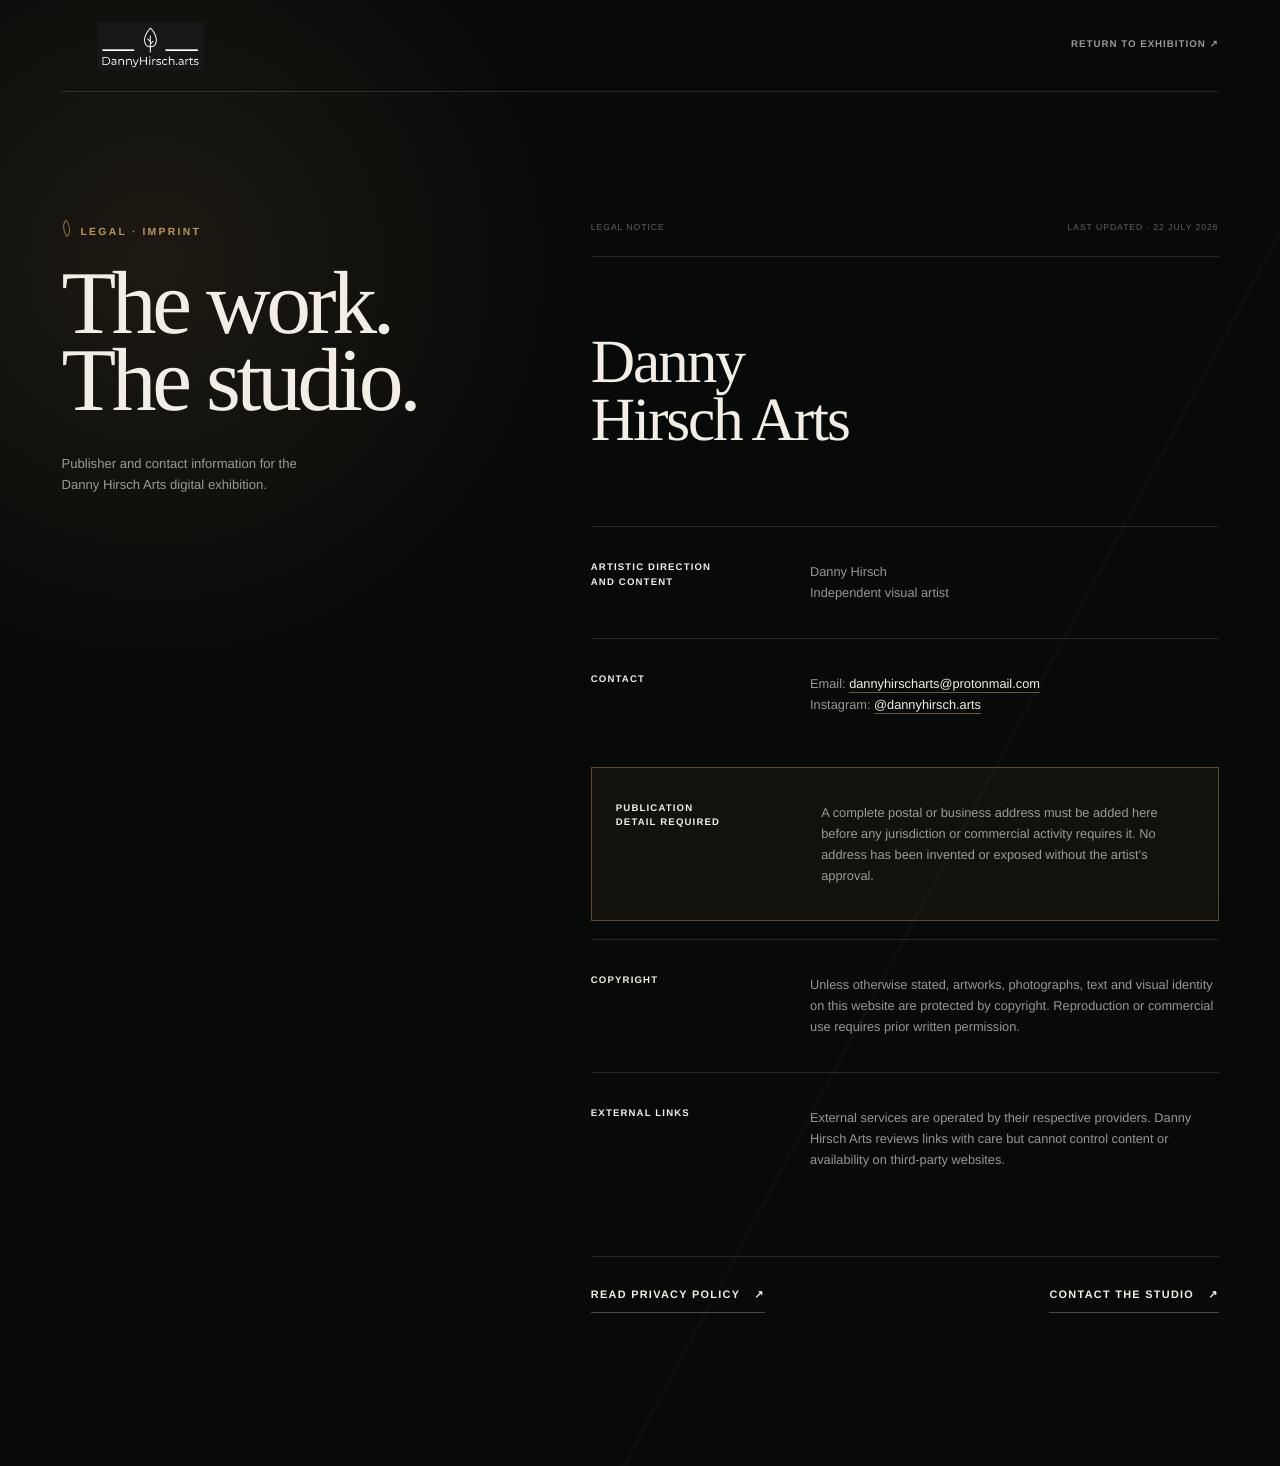
<file: imprint.html>
<!doctype html>
<html lang="en">
  <head>
    <meta charset="utf-8">
    <meta name="viewport" content="width=device-width, initial-scale=1">
    <title>Imprint | Danny Hirsch Arts</title>
    <meta name="description" content="Publisher and contact information for Danny Hirsch Arts.">
    <meta name="robots" content="noindex,follow">
    <link rel="canonical" href="https://www.dannyhirscharts.com/imprint.html">
    <meta name="theme-color" content="#090909">
    <link rel="icon" href="favicon.svg" type="image/svg+xml">
    <link rel="preload" as="font" href="assets/fonts/instrument-serif-400.woff2" type="font/woff2" crossorigin>
    <link rel="preload" as="font" href="assets/fonts/manrope-variable.woff2" type="font/woff2" crossorigin>
    <link rel="stylesheet" href="DannyHirschArtsHomepage.css?v=20260724-gallery-32">
  </head>
  <body data-theme="dark" class="legal-page">
    <header class="legal-header">
      <a class="legal-brand" href="index.html" aria-label="Danny Hirsch Arts home">
        <img src="assets/optimized/brand/logo.webp" alt="Danny Hirsch Arts" width="400" height="178">
      </a>
      <a class="legal-return" href="index.html">Return to exhibition <span aria-hidden="true">↗</span></a>
    </header>
    <main class="legal-shell">
      <header class="legal-hero">
        <p class="eyebrow">Legal · Imprint</p>
        <h1>The work.<br>The studio.</h1>
        <p>Publisher and contact information for the Danny Hirsch Arts digital exhibition.</p>
      </header>

      <article class="legal-document" aria-labelledby="imprint-title">
        <div class="legal-document__meta"><span>Legal notice</span><span>Last updated · 22 July 2026</span></div>
        <h2 id="imprint-title">Danny Hirsch Arts</h2>

        <section>
          <h3>Artistic direction and content</h3>
          <p>Danny Hirsch<br>Independent visual artist</p>
        </section>

        <section>
          <h3>Contact</h3>
          <p>Email: <a href="mailto:dannyhirscharts@protonmail.com">dannyhirscharts@protonmail.com</a><br>Instagram: <a href="https://www.instagram.com/dannyhirsch.arts/" target="_blank" rel="noopener noreferrer">@dannyhirsch.arts</a></p>
        </section>

        <section class="legal-notice">
          <h3>Publication detail required</h3>
          <p>A complete postal or business address must be added here before any jurisdiction or commercial activity requires it. No address has been invented or exposed without the artist’s approval.</p>
        </section>

        <section>
          <h3>Copyright</h3>
          <p>Unless otherwise stated, artworks, photographs, text and visual identity on this website are protected by copyright. Reproduction or commercial use requires prior written permission.</p>
        </section>

        <section>
          <h3>External links</h3>
          <p>External services are operated by their respective providers. Danny Hirsch Arts reviews links with care but cannot control content or availability on third-party websites.</p>
        </section>

        <nav class="legal-document__nav" aria-label="Legal pages">
          <a class="text-link" href="privacy.html">Read privacy policy <span aria-hidden="true">↗</span></a>
          <a class="text-link" href="index.html#inquiry">Contact the studio <span aria-hidden="true">↗</span></a>
        </nav>
      </article>
    </main>
  </body>
</html>
</file>
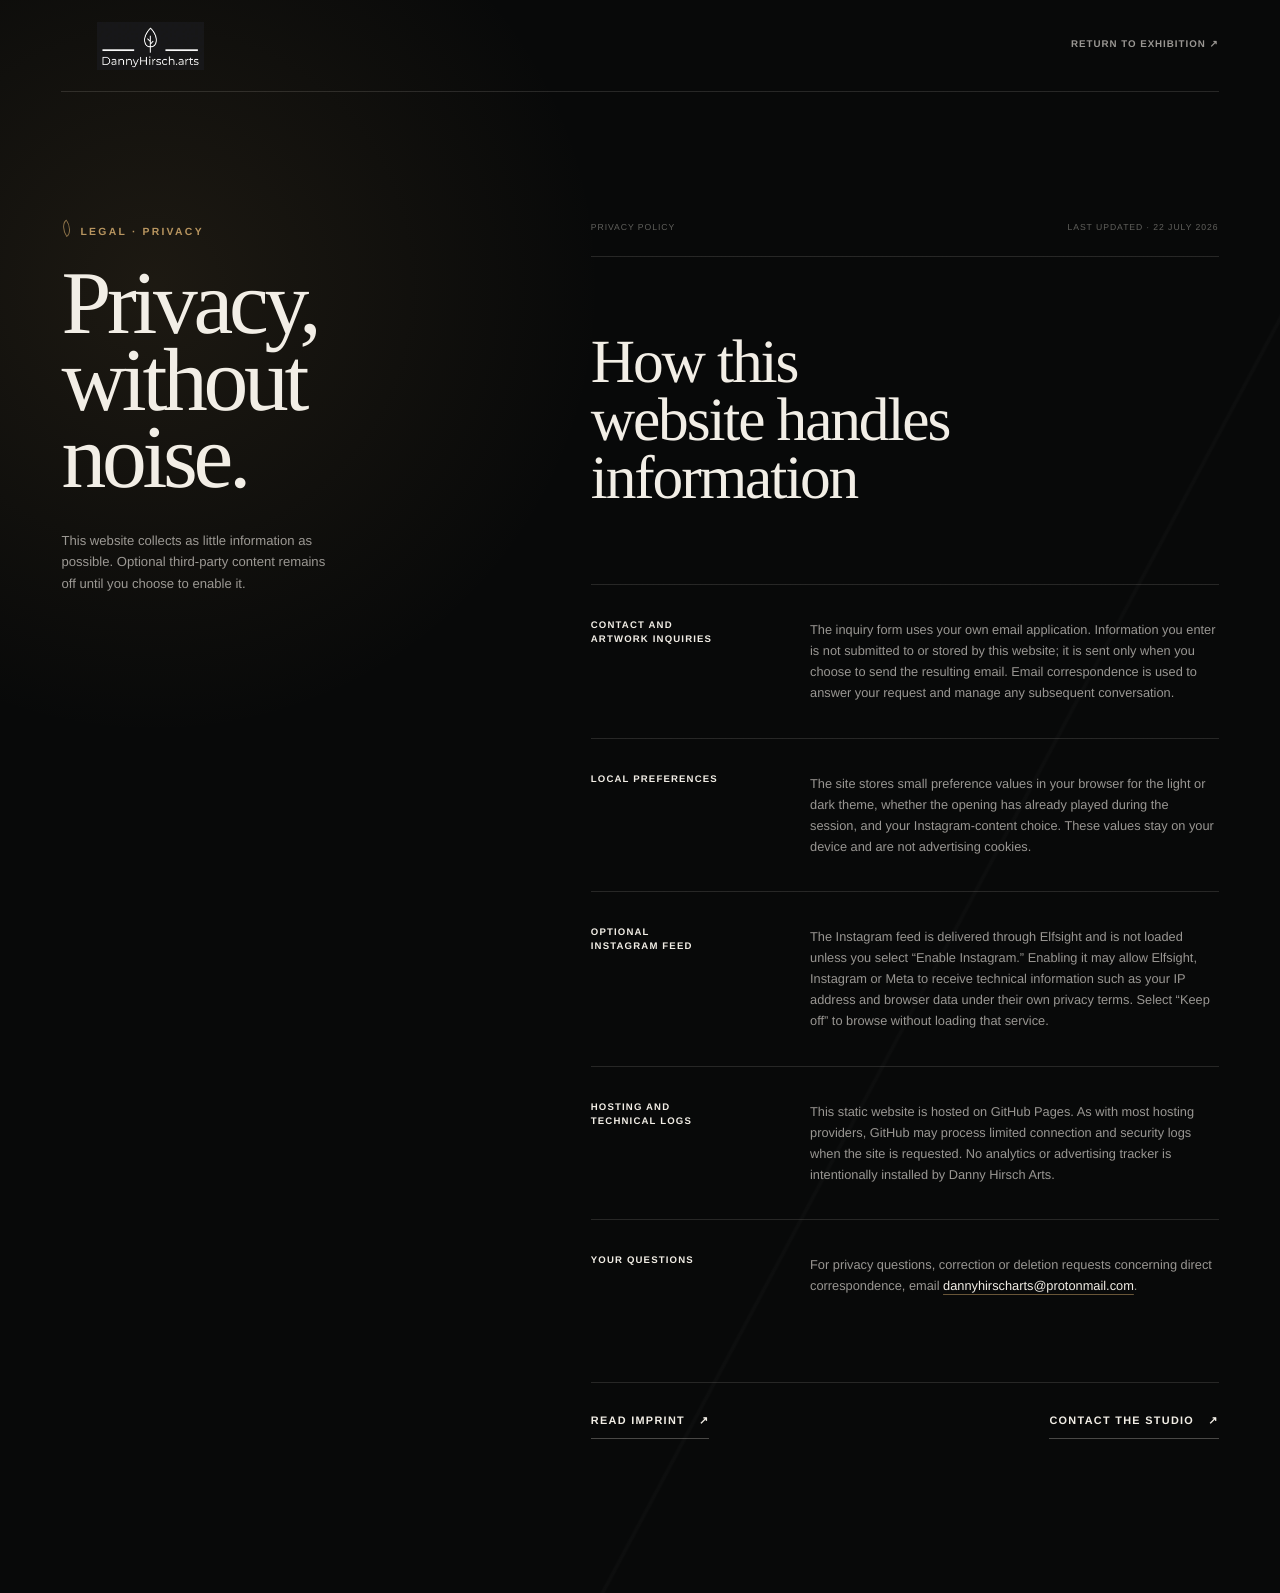
<file: privacy.html>
<!doctype html>
<html lang="en">
  <head>
    <meta charset="utf-8">
    <meta name="viewport" content="width=device-width, initial-scale=1">
    <title>Privacy | Danny Hirsch Arts</title>
    <meta name="description" content="Privacy information for the Danny Hirsch Arts website, including inquiries, local preferences and the optional Instagram feed.">
    <meta name="robots" content="noindex,follow">
    <link rel="canonical" href="https://www.dannyhirscharts.com/privacy.html">
    <meta name="theme-color" content="#090909">
    <link rel="icon" href="favicon.svg" type="image/svg+xml">
    <link rel="preload" as="font" href="assets/fonts/instrument-serif-400.woff2" type="font/woff2" crossorigin>
    <link rel="preload" as="font" href="assets/fonts/manrope-variable.woff2" type="font/woff2" crossorigin>
    <link rel="stylesheet" href="DannyHirschArtsHomepage.css?v=20260724-gallery-32">
  </head>
  <body data-theme="dark" class="legal-page">
    <header class="legal-header">
      <a class="legal-brand" href="index.html" aria-label="Danny Hirsch Arts home">
        <img src="assets/optimized/brand/logo.webp" alt="Danny Hirsch Arts" width="400" height="178">
      </a>
      <a class="legal-return" href="index.html">Return to exhibition <span aria-hidden="true">↗</span></a>
    </header>
    <main class="legal-shell">
      <header class="legal-hero">
        <p class="eyebrow">Legal · Privacy</p>
        <h1>Privacy,<br>without noise.</h1>
        <p>This website collects as little information as possible. Optional third-party content remains off until you choose to enable it.</p>
      </header>

      <article class="legal-document" aria-labelledby="privacy-title">
        <div class="legal-document__meta"><span>Privacy policy</span><span>Last updated · 22 July 2026</span></div>
        <h2 id="privacy-title">How this website handles information</h2>

        <section>
          <h3>Contact and artwork inquiries</h3>
          <p>The inquiry form uses your own email application. Information you enter is not submitted to or stored by this website; it is sent only when you choose to send the resulting email. Email correspondence is used to answer your request and manage any subsequent conversation.</p>
        </section>

        <section>
          <h3>Local preferences</h3>
          <p>The site stores small preference values in your browser for the light or dark theme, whether the opening has already played during the session, and your Instagram-content choice. These values stay on your device and are not advertising cookies.</p>
        </section>

        <section>
          <h3>Optional Instagram feed</h3>
          <p>The Instagram feed is delivered through Elfsight and is not loaded unless you select “Enable Instagram.” Enabling it may allow Elfsight, Instagram or Meta to receive technical information such as your IP address and browser data under their own privacy terms. Select “Keep off” to browse without loading that service.</p>
        </section>

        <section>
          <h3>Hosting and technical logs</h3>
          <p>This static website is hosted on GitHub Pages. As with most hosting providers, GitHub may process limited connection and security logs when the site is requested. No analytics or advertising tracker is intentionally installed by Danny Hirsch Arts.</p>
        </section>

        <section>
          <h3>Your questions</h3>
          <p>For privacy questions, correction or deletion requests concerning direct correspondence, email <a href="mailto:dannyhirscharts@protonmail.com">dannyhirscharts@protonmail.com</a>.</p>
        </section>

        <nav class="legal-document__nav" aria-label="Legal pages">
          <a class="text-link" href="imprint.html">Read imprint <span aria-hidden="true">↗</span></a>
          <a class="text-link" href="index.html#inquiry">Contact the studio <span aria-hidden="true">↗</span></a>
        </nav>
      </article>
    </main>
  </body>
</html>
</file>
<file: DannyHirschArtsHomepage.css>
:root {
  --ease-out: cubic-bezier(0.16, 1, 0.3, 1);
  --ease-cinema: cubic-bezier(0.65, 0, 0.35, 1);
  --serif: Didot, "Bodoni 72", "Bodoni MT", "Times New Roman", serif;
  --text: "Helvetica Neue", Helvetica, Arial, sans-serif;
  --max: 1640px;
  --gutter: clamp(22px, 4.8vw, 86px);
  --section: clamp(108px, 11vw, 210px);
  --gold: #b8955f;
  --progress: 0;
}

body[data-theme="dark"] {
  --ink: #f2eee6;
  --muted: rgba(242, 238, 230, 0.62);
  --quiet: rgba(242, 238, 230, 0.38);
  --page: #080909;
  --page-raised: #0d0e0e;
  --panel: #121313;
  --line: rgba(242, 238, 230, 0.13);
  --line-strong: rgba(242, 238, 230, 0.28);
  --button: #f2eee6;
  --button-ink: #0a0a0a;
  --shadow: rgba(0, 0, 0, 0.52);
}

body[data-theme="light"] {
  --ink: #181713;
  --muted: rgba(24, 23, 19, 0.66);
  --quiet: rgba(24, 23, 19, 0.4);
  --page: #eee9df;
  --page-raised: #f6f2ea;
  --panel: #e5ded2;
  --line: rgba(24, 23, 19, 0.13);
  --line-strong: rgba(24, 23, 19, 0.27);
  --button: #181713;
  --button-ink: #f6f2ea;
  --shadow: rgba(63, 52, 39, 0.22);
}

*,
*::before,
*::after {
  box-sizing: border-box;
}

html {
  scroll-behavior: smooth;
  -webkit-text-size-adjust: 100%;
}

body {
  margin: 0;
  min-width: 320px;
  overflow-x: hidden;
  color: var(--ink);
  background: var(--page);
  font-family: var(--text);
  font-size: 15px;
  line-height: 1.65;
  text-rendering: geometricPrecision;
  transition: color 500ms ease, background 500ms ease;
}

body::after {
  position: fixed;
  inset: 0;
  z-index: 200;
  background:
    repeating-radial-gradient(circle at 17% 21%, rgba(255, 255, 255, 0.028) 0 0.7px, transparent 0.8px 4px),
    linear-gradient(117deg, transparent 20%, rgba(255, 255, 255, 0.018) 50%, transparent 71%);
  content: "";
  mix-blend-mode: soft-light;
  opacity: 0.32;
  pointer-events: none;
}

body.is-menu-open,
body.is-lightbox-open {
  overflow: hidden;
}

::selection {
  color: var(--button-ink);
  background: var(--button);
}

img,
svg {
  display: block;
  max-width: 100%;
}

figure,
p,
h1,
h2,
h3,
dl,
dd {
  margin: 0;
}

button,
input,
textarea {
  color: inherit;
  font: inherit;
}

a {
  color: inherit;
  text-decoration: none;
}

button,
a {
  -webkit-tap-highlight-color: transparent;
}

a:focus-visible,
button:focus-visible,
input:focus-visible,
textarea:focus-visible {
  outline: 1px solid var(--gold);
  outline-offset: 5px;
}

.sr-only,
.skip-link {
  position: absolute;
  width: 1px;
  height: 1px;
  overflow: hidden;
  clip: rect(0, 0, 0, 0);
  white-space: nowrap;
}

.skip-link:focus {
  position: fixed;
  top: 12px;
  left: 12px;
  z-index: 500;
  width: auto;
  height: auto;
  padding: 12px 18px;
  clip: auto;
  color: #0a0a0a;
  background: #f4efe6;
}

main {
  overflow: clip;
}

main section[id] {
  scroll-margin-top: 88px;
}

h1,
h2,
h3 {
  font-family: var(--serif);
  font-weight: 400;
  text-wrap: balance;
}

h2 {
  font-size: clamp(3.35rem, 7.5vw, 8.8rem);
  letter-spacing: -0.055em;
  line-height: 0.86;
}

.kicker,
.eyebrow {
  color: var(--gold);
  font-size: 0.65rem;
  font-weight: 600;
  letter-spacing: 0.22em;
  line-height: 1.4;
  text-transform: uppercase;
}

.eyebrow::before {
  width: 10px;
  height: 15px;
  display: inline-block;
  margin-right: 9px;
  border: 1px solid currentColor;
  border-radius: 100% 0 100% 0;
  content: "";
  opacity: 0.72;
  transform: rotate(-34deg) translateY(1px);
  transform-origin: center;
  animation: botanicalBreath 6.5s ease-in-out infinite alternate;
}

@keyframes botanicalBreath {
  from { transform: rotate(-37deg) translateY(1px) scale(0.96); }
  to { transform: rotate(-29deg) translateY(-1px) scale(1.04); }
}

.button {
  min-height: 52px;
  display: inline-flex;
  align-items: center;
  justify-content: space-between;
  gap: 34px;
  padding: 0 22px;
  border: 1px solid transparent;
  background: transparent;
  cursor: pointer;
  font-size: 0.64rem;
  font-weight: 700;
  letter-spacing: 0.11em;
  text-transform: uppercase;
  transition: color 300ms ease, background 300ms ease, border-color 300ms ease, transform 450ms var(--ease-out);
}

.button:hover {
  transform: translateY(-2px);
}

.button-primary {
  color: var(--button-ink);
  background: var(--button);
}

.button-primary:hover {
  color: #090909;
  background: var(--gold);
}

.button-line {
  border-color: var(--line-strong);
}

.button-line:hover {
  border-color: var(--gold);
}

.text-link,
.direct-email {
  position: relative;
  width: fit-content;
  display: inline-flex;
  align-items: center;
  gap: 14px;
  padding-bottom: 8px;
  color: var(--ink);
  font-size: 0.68rem;
  font-weight: 600;
  letter-spacing: 0.12em;
  text-transform: uppercase;
}

.text-link::after,
.direct-email::after {
  position: absolute;
  right: 0;
  bottom: 0;
  left: 0;
  height: 1px;
  background: var(--line-strong);
  content: "";
  transform-origin: right;
  transition: background 300ms ease, transform 500ms var(--ease-out);
}

.text-link:hover::after,
.direct-email:hover::after {
  background: var(--gold);
  transform: scaleX(0.38);
}

/* Navigation */

.site-header {
  position: fixed;
  top: max(16px, env(safe-area-inset-top));
  right: clamp(16px, 2.5vw, 38px);
  left: clamp(16px, 2.5vw, 38px);
  z-index: 80;
  min-height: 70px;
  display: grid;
  grid-template-columns: auto minmax(0, 1fr) auto;
  gap: clamp(22px, 3vw, 58px);
  align-items: center;
  padding: 9px 16px;
  border: 1px solid rgba(244, 239, 230, 0.16);
  color: #f4efe6;
  background: rgba(8, 8, 8, 0.83);
  box-shadow: 0 22px 70px rgba(0, 0, 0, 0.2);
  backdrop-filter: blur(18px) saturate(0.8);
  transition: opacity 650ms ease, transform 500ms var(--ease-out), background 350ms ease, border-color 350ms ease;
}

.site-header.is-hidden {
  transform: translateY(calc(-100% - 32px));
}

.site-header.is-scrolled {
  border-color: rgba(244, 239, 230, 0.1);
  background: rgba(8, 8, 8, 0.94);
}

body[data-theme="light"] .site-header {
  color: #181713;
  border-color: rgba(24, 23, 19, 0.14);
  background: rgba(238, 233, 223, 0.9);
  box-shadow: 0 20px 60px rgba(63, 52, 39, 0.12);
}

.opening-active .site-header {
  opacity: 0;
  pointer-events: none;
  transform: translateY(-20px);
}

.opening-active[data-opening-phase="identity"] .site-header {
  opacity: 1;
  pointer-events: auto;
  transform: translateY(0);
}

.brand {
  width: clamp(135px, 12vw, 190px);
  display: block;
}

.brand img {
  width: 100%;
  max-height: 48px;
  object-fit: contain;
}

body[data-theme="light"] .brand img,
body[data-theme="light"] .legal-brand img {
  filter: invert(1);
}

.site-nav {
  display: flex;
  justify-content: center;
  gap: clamp(18px, 2vw, 34px);
}

.site-nav a {
  position: relative;
  padding: 14px 0;
  font-size: 0.61rem;
  font-weight: 600;
  letter-spacing: 0.08em;
  text-transform: uppercase;
  white-space: nowrap;
  opacity: 0.62;
  transition: opacity 250ms ease;
}

.site-nav a::after {
  position: absolute;
  right: 0;
  bottom: 7px;
  left: 0;
  height: 1px;
  background: var(--gold);
  content: "";
  transform: scaleX(0);
  transform-origin: left;
  transition: transform 400ms var(--ease-out);
}

.site-nav a:hover,
.site-nav a.is-active {
  opacity: 1;
}

.site-nav a:hover::after,
.site-nav a.is-active::after {
  transform: scaleX(1);
}

.site-controls {
  display: flex;
  align-items: center;
  justify-self: end;
  gap: 2px;
}

.spatial-toggle,
.theme-toggle,
.ambient-toggle {
  min-height: 40px;
  display: inline-flex;
  align-items: center;
  justify-content: center;
  gap: 8px;
  padding: 0 12px;
  border: 0;
  color: inherit;
  background: transparent;
  cursor: pointer;
  font-size: 0.56rem;
  font-weight: 650;
  letter-spacing: 0.08em;
  text-transform: uppercase;
}

.spatial-toggle {
  margin-right: 5px;
  padding-right: 17px;
  border-right: 1px solid var(--line-strong);
}

.spatial-glyph {
  border: 1px solid currentColor;
  transform: rotate(30deg) skewY(-8deg) scale(0.72);
}

.spatial-glyph::before,
.spatial-glyph::after,
.spatial-glyph i {
  position: absolute;
  background: currentColor;
  content: "";
}

.spatial-glyph::before { top: 50%; right: -1px; left: -1px; height: 1px; }
.spatial-glyph::after { top: -1px; bottom: -1px; left: 50%; width: 1px; }
.spatial-glyph i { inset: 4px; opacity: 0.18; }

.spatial-toggle:hover .spatial-glyph,
.spatial-toggle:focus-visible .spatial-glyph { color: var(--gold); }

.control-glyph {
  position: relative;
  width: 17px;
  height: 17px;
  display: block;
}

.theme-glyph {
  border: 1px solid currentColor;
  border-radius: 50%;
}

.theme-glyph::after {
  position: absolute;
  inset: 3px;
  border-radius: inherit;
  background: currentColor;
  content: "";
  clip-path: inset(0 50% 0 0);
  transition: clip-path 400ms var(--ease-out);
}

.theme-toggle[aria-pressed="true"] .theme-glyph::after {
  clip-path: inset(0);
}

.sound-glyph::before,
.sound-glyph::after,
.sound-glyph i {
  position: absolute;
  border: 1px solid currentColor;
  border-left: 0;
  border-radius: 0 100% 100% 0;
  content: "";
}

.sound-glyph::before { inset: 6px 8px 6px 5px; }
.sound-glyph::after { inset: 3px 4px 3px 5px; opacity: 0.45; }
.sound-glyph i { inset: 0 0 0 5px; opacity: 0.2; }
.ambient-toggle[aria-pressed="true"] .sound-glyph { color: var(--gold); }

.menu-toggle {
  position: relative;
  width: 42px;
  height: 42px;
  display: none;
  place-items: center;
  border: 1px solid currentColor;
  border-radius: 50%;
  color: inherit;
  background: transparent;
  cursor: pointer;
  opacity: 0.75;
}

.menu-toggle span {
  position: absolute;
  width: 16px;
  height: 1px;
  background: currentColor;
  transition: transform 400ms var(--ease-out);
}

.menu-toggle span:first-child { transform: translateY(-3px); }
.menu-toggle span:last-child { transform: translateY(3px); }
.is-menu-open .menu-toggle span:first-child { transform: rotate(45deg); }
.is-menu-open .menu-toggle span:last-child { transform: rotate(-45deg); }

.scroll-progress {
  position: fixed;
  top: 0;
  right: 0;
  left: 0;
  z-index: 120;
  height: 1px;
  background: var(--gold);
  transform: scaleX(var(--progress));
  transform-origin: left;
}

/* Cinematic opening */

.hero {
  --pointer-x: 62%;
  --pointer-y: 38%;
  --shift-x: 0px;
  --shift-y: 0px;
  --hero-scroll: 0;
  position: relative;
  min-height: 100svh;
  overflow: hidden;
  isolation: isolate;
  color: #f4efe6;
  background: #060606;
}

.hero-scene,
.hero-room,
.hero-film {
  position: absolute;
  inset: 0;
}

.hero-scene {
  perspective: 1600px;
  transform: translateY(calc(var(--hero-scroll) * 50px));
}

.hero-room {
  overflow: hidden;
  background: #0c0c0b;
  opacity: 1;
  transform: scale(1);
  transition: opacity 1300ms ease, transform 1800ms var(--ease-cinema);
}

.hero-room__wall,
.hero-room__ceiling,
.hero-room__floor,
.hero-room__light,
.hero-room__bench {
  position: absolute;
  display: block;
}

.hero-room__wall {
  inset: 8% 8% 20%;
  background:
    linear-gradient(90deg, rgba(0, 0, 0, 0.64), transparent 22%, transparent 78%, rgba(0, 0, 0, 0.62)),
    linear-gradient(180deg, #282724, #181817 82%);
  box-shadow: inset 0 0 140px rgba(0, 0, 0, 0.72);
}

.hero-room__ceiling {
  inset: 0 0 auto;
  height: 14%;
  background: linear-gradient(180deg, #060606, #11110f);
  clip-path: polygon(0 0, 100% 0, 92% 100%, 8% 100%);
}

.hero-room__floor {
  inset: auto 0 0;
  height: 26%;
  background:
    linear-gradient(90deg, rgba(0, 0, 0, 0.75), transparent 24%, transparent 74%, rgba(0, 0, 0, 0.76)),
    repeating-linear-gradient(93deg, rgba(255, 255, 255, 0.025) 0 1px, transparent 1px 84px),
    linear-gradient(180deg, #201d19, #080807);
  clip-path: polygon(8% 0, 92% 0, 100% 100%, 0 100%);
}

.hero-room__light {
  top: 5%;
  left: calc(var(--pointer-x) - 22%);
  width: 44%;
  height: 68%;
  background: radial-gradient(ellipse at 50% 0, rgba(244, 218, 168, 0.28), rgba(244, 218, 168, 0.07) 34%, transparent 72%);
  filter: blur(16px);
  mix-blend-mode: screen;
  opacity: 0.7;
  transition: left 700ms var(--ease-out);
  animation: roomLightBreathe 8s ease-in-out infinite alternate;
}

.hero-room__bench {
  right: 40%;
  bottom: 9%;
  left: 40%;
  height: 3%;
  border-radius: 2px;
  background: linear-gradient(180deg, #26231e, #080706);
  box-shadow: 0 22px 28px rgba(0, 0, 0, 0.48);
}

.hero-room__bench::before,
.hero-room__bench::after {
  position: absolute;
  top: 90%;
  width: 3px;
  height: 90%;
  background: #060606;
  content: "";
}

.hero-room__bench::before { left: 10%; }
.hero-room__bench::after { right: 10%; }

.hero-artwork {
  position: absolute;
  top: 18%;
  left: 29%;
  z-index: 2;
  width: 42%;
  height: min(31.5vw, 51vh);
  overflow: hidden;
  border: clamp(5px, 0.5vw, 9px) solid #11100e;
  outline: 1px solid rgba(239, 215, 172, 0.22);
  outline-offset: -1px;
  background: #111;
  box-shadow: 0 34px 70px rgba(0, 0, 0, 0.54), 20px 22px 34px rgba(0, 0, 0, 0.34);
  transform: translate3d(calc(var(--shift-x) * -0.18), calc(var(--shift-y) * -0.18), 36px);
  transform-origin: center;
  transition:
    top 1800ms var(--ease-cinema), left 1800ms var(--ease-cinema), width 1800ms var(--ease-cinema), height 1800ms var(--ease-cinema),
    border-width 1400ms var(--ease-cinema), outline-color 1200ms ease, box-shadow 1400ms ease, transform 1200ms var(--ease-out);
}

.hero-artwork img {
  width: 100%;
  height: 100%;
  object-fit: cover;
  filter: brightness(0.82) saturate(0.82) contrast(1.1);
  transform: scale(1.02);
  transition: filter 1500ms ease, transform 1800ms var(--ease-cinema);
}

.hero-film {
  z-index: 4;
  background:
    linear-gradient(90deg, rgba(0, 0, 0, 0.76), transparent 46%, rgba(0, 0, 0, 0.18)),
    linear-gradient(0deg, rgba(0, 0, 0, 0.86), transparent 52%),
    radial-gradient(circle at var(--pointer-x) var(--pointer-y), rgba(202, 164, 104, 0.13), transparent 24%);
  pointer-events: none;
  transition: background 450ms ease;
}

.hero-content {
  position: absolute;
  bottom: clamp(72px, 10vh, 118px);
  left: var(--gutter);
  z-index: 6;
  width: min(720px, calc(100% - (var(--gutter) * 2)));
  opacity: 1;
  transform: translateY(calc(var(--hero-scroll) * 32px));
  transition: opacity 1100ms ease, transform 1400ms var(--ease-out);
}

.hero-content .kicker {
  margin-bottom: 22px;
}

.hero-content h1 {
  max-width: 8ch;
  display: grid;
  margin: 0 0 28px;
  font-size: clamp(5rem, 9.2vw, 10.5rem);
  letter-spacing: -0.065em;
  line-height: 0.72;
  text-shadow: 0 30px 90px rgba(0, 0, 0, 0.54);
}

.hero-content h1 em {
  justify-self: end;
  font-style: normal;
}

.hero-statement {
  margin: 0 0 34px 5px;
  color: rgba(244, 239, 230, 0.68);
  font-family: var(--serif);
  font-size: clamp(1rem, 1.4vw, 1.3rem);
  line-height: 1.35;
}

.hero-actions {
  display: flex;
  flex-wrap: wrap;
  gap: 12px;
}

.hero .button-line {
  color: #f4efe6;
  border-color: rgba(244, 239, 230, 0.36);
}

.hero-scroll {
  position: absolute;
  right: var(--gutter);
  bottom: clamp(34px, 5vw, 66px);
  z-index: 7;
  display: grid;
  justify-items: center;
  gap: 10px;
  color: rgba(244, 239, 230, 0.66);
}

.hero-scroll span {
  width: 1px;
  height: 58px;
  background: linear-gradient(180deg, rgba(244, 239, 230, 0.12), #f4efe6);
  transform-origin: top;
  animation: scrollLine 2.4s var(--ease-out) infinite;
}

.hero-scroll small {
  font-size: 0.53rem;
  font-weight: 600;
  letter-spacing: 0.16em;
  text-transform: uppercase;
  writing-mode: vertical-rl;
}

.opening-chapters {
  position: absolute;
  right: var(--gutter);
  bottom: 34px;
  z-index: 8;
  display: flex;
  gap: 18px;
  color: rgba(244, 239, 230, 0.34);
  font-size: 0.5rem;
  letter-spacing: 0.14em;
  text-transform: uppercase;
  transition: opacity 500ms ease;
}

.opening-chapters span {
  transition: color 350ms ease;
}

.opening-chapters span.is-active {
  color: var(--gold);
}

.opening-skip {
  position: absolute;
  top: max(26px, env(safe-area-inset-top));
  right: max(28px, env(safe-area-inset-right));
  z-index: 90;
  padding: 12px 0;
  border: 0;
  border-bottom: 1px solid rgba(244, 239, 230, 0.34);
  color: rgba(244, 239, 230, 0.72);
  background: transparent;
  cursor: pointer;
  font-size: 0.56rem;
  font-weight: 650;
  letter-spacing: 0.13em;
  text-transform: uppercase;
  opacity: 0;
  pointer-events: none;
  transition: opacity 600ms ease;
}

.opening-active .opening-skip {
  opacity: 1;
  pointer-events: auto;
}

.opening-active .hero-scroll,
.opening-complete .opening-chapters,
body:not(.opening-active) .opening-skip {
  opacity: 0;
  pointer-events: none;
}

.opening-active .hero-content {
  opacity: 0;
  transform: translateY(30px);
  pointer-events: none;
}

.opening-active[data-opening-phase="surface"] .hero-room,
.opening-active[data-opening-phase="work"] .hero-room {
  opacity: 0;
  transform: scale(1.08);
}

.opening-active[data-opening-phase="surface"] .hero-artwork {
  top: -24vh;
  left: -30vw;
  width: 160vw;
  height: 148vh;
  border-width: 0;
  outline-color: transparent;
  box-shadow: none;
}

.opening-active[data-opening-phase="surface"] .hero-artwork img {
  filter: brightness(0.5) saturate(0.72) contrast(1.18);
  transform: scale(1.34) translate3d(calc(var(--shift-x) * -0.28), calc(var(--shift-y) * -0.28), 0);
}

.opening-active[data-opening-phase="work"] .hero-artwork {
  top: 8vh;
  left: 13vw;
  width: 74vw;
  height: 84vh;
  border-width: 0;
  outline-color: transparent;
  box-shadow: 0 40px 120px rgba(0, 0, 0, 0.72);
}

.opening-active[data-opening-phase="work"] .hero-artwork img {
  object-fit: contain;
  filter: brightness(0.72) saturate(0.84) contrast(1.1);
  transform: scale(1);
}

.opening-active[data-opening-phase="surface"] .hero-film,
.opening-active[data-opening-phase="work"] .hero-film {
  background:
    linear-gradient(90deg, rgba(0, 0, 0, 0.32), transparent 55%, rgba(0, 0, 0, 0.2)),
    radial-gradient(circle at var(--pointer-x) var(--pointer-y), rgba(205, 166, 100, 0.2), transparent 18%);
}

.opening-active[data-opening-phase="identity"] .hero-content {
  opacity: 1;
  transform: translateY(0);
  pointer-events: auto;
}

.opening-active[data-opening-phase="identity"] .opening-chapters {
  opacity: 0;
}

html:not(.has-js) .opening-pending .hero-content,
html:not(.has-js) .opening-pending .site-header {
  opacity: 1;
  pointer-events: auto;
}

@keyframes roomLightBreathe {
  from { opacity: 0.48; transform: translateX(-1.5%); }
  to { opacity: 0.76; transform: translateX(1.5%); }
}

@keyframes scrollLine {
  0% { opacity: 0; transform: scaleY(0); }
  38% { opacity: 1; transform: scaleY(1); }
  100% { opacity: 0; transform: translateY(14px) scaleY(0.28); }
}

/* Manifesto */

.manifesto {
  --manifesto-progress: 0;
  position: relative;
  min-height: 100svh;
  display: grid;
  grid-template-columns: minmax(0, 1fr) minmax(260px, 0.34fr);
  gap: clamp(50px, 9vw, 160px);
  align-items: center;
  padding: var(--section) var(--gutter);
  border-top: 1px solid var(--line);
  background: var(--page);
}

.manifesto::before {
  position: absolute;
  top: 14%;
  right: -8%;
  width: min(44vw, 680px);
  aspect-ratio: 1.3;
  background:
    url("assets/cinematic/threshold-botanical.webp") 92% 74% / auto 132% no-repeat,
    url("assets/optimized/textures/manifesto.webp") center / cover;
  content: "";
  filter: grayscale(1) contrast(1.2);
  mask-image: linear-gradient(120deg, transparent 10%, #000 48%, transparent 92%);
  opacity: 0.105;
  transform: translateY(calc(var(--manifesto-progress) * -24px));
  pointer-events: none;
}

.manifesto-index {
  position: absolute;
  top: 30px;
  left: var(--gutter);
  color: var(--quiet);
  font-size: 0.55rem;
  letter-spacing: 0.12em;
}

.manifesto-copy {
  position: relative;
  z-index: 1;
  max-width: 24ch;
  color: var(--quiet);
  background: linear-gradient(90deg, var(--ink) 0 calc(var(--manifesto-progress) * 112%), var(--quiet) calc(var(--manifesto-progress) * 112%));
  -webkit-background-clip: text;
  background-clip: text;
  font-family: var(--serif);
  font-size: clamp(2.35rem, 5vw, 6.4rem);
  letter-spacing: -0.045em;
  line-height: 1.02;
  -webkit-text-fill-color: transparent;
}

.manifesto-note {
  position: relative;
  z-index: 1;
  max-width: 34ch;
  align-self: end;
  margin-bottom: 7vh;
  padding-top: 20px;
  border-top: 1px solid var(--line-strong);
  color: var(--muted);
  font-size: 0.82rem;
  line-height: 1.8;
}

/* Private Room */

.installation {
  position: relative;
  min-height: 112svh;
  display: grid;
  grid-template-columns: minmax(320px, 0.4fr) minmax(560px, 1fr);
  gap: clamp(42px, 4.5vw, 88px);
  align-items: center;
  padding: var(--section) var(--gutter);
  overflow: hidden;
  color: #eee9df;
  background:
    radial-gradient(circle at 70% 20%, rgba(184, 149, 95, 0.09), transparent 28%),
    #070808;
}

.installation::before {
  position: absolute;
  inset: 0;
  background: linear-gradient(112deg, rgba(255, 255, 255, 0.018), transparent 32%, transparent 70%, rgba(184, 149, 95, 0.025));
  content: "";
  pointer-events: none;
}

.installation-heading {
  position: relative;
  z-index: 3;
  min-width: 0;
  align-self: center;
}

.installation-heading .eyebrow {
  margin-bottom: 26px;
}

.installation-heading h2 {
  width: 100%;
  margin-bottom: 30px;
  color: #f1ede4;
  font-size: clamp(3.7rem, 4.45vw, 5.5rem);
}

.installation-heading h2 span {
  display: block;
}

.installation-heading > p:last-child {
  color: rgba(241, 237, 228, 0.54);
}

.room-camera {
  --pointer-x: 50%;
  --pointer-y: 45%;
  --shift-x: 0px;
  --shift-y: 0px;
  --room-scale: 1;
  --room-y: 0px;
  position: relative;
  z-index: 2;
  min-width: 0;
  width: 100%;
  perspective: 1700px;
}

.room-stage {
  position: relative;
  width: 100%;
  aspect-ratio: 16 / 10;
  overflow: hidden;
  isolation: isolate;
  border: 1px solid rgba(225, 199, 151, 0.18);
  background: #171613;
  box-shadow: 0 54px 130px rgba(0, 0, 0, 0.48), inset 0 1px rgba(255, 255, 255, 0.055);
  transform: translate3d(calc(var(--shift-x) * -0.22), calc(var(--room-y) + (var(--shift-y) * -0.12)), 0) scale(var(--room-scale));
  transform-origin: 50% 72%;
  transition: transform 900ms var(--ease-out);
}

.room-wall,
.room-ceiling,
.room-light,
.room-floor,
.room-bench,
.room-threshold {
  position: absolute;
}

.room-wall {
  inset: 0 0 18%;
  z-index: 0;
  background:
    linear-gradient(90deg, rgba(0, 0, 0, 0.42), transparent 18%, transparent 82%, rgba(0, 0, 0, 0.45)),
    linear-gradient(180deg, #2a2925, #1b1a17 78%);
  box-shadow: inset 0 0 100px rgba(0, 0, 0, 0.4);
}

.room-wall::after {
  position: absolute;
  inset: 0;
  background: repeating-linear-gradient(90deg, rgba(255, 255, 255, 0.012) 0 1px, transparent 1px 78px);
  content: "";
  opacity: 0.45;
}

.room-ceiling {
  inset: 0 0 auto;
  z-index: 5;
  height: 8%;
  background: linear-gradient(180deg, #080807, rgba(8, 8, 7, 0.32));
  box-shadow: inset 0 -1px rgba(255, 255, 255, 0.04);
}

.room-ceiling span {
  position: absolute;
  top: 40%;
  width: 7%;
  height: 3px;
  border-radius: 50%;
  background: #f9e6bd;
  box-shadow: 0 2px 11px rgba(255, 224, 166, 0.7);
}

.room-ceiling span:nth-child(1) { left: 20%; }
.room-ceiling span:nth-child(2) { left: 49%; }
.room-ceiling span:nth-child(3) { right: 16%; }

.room-light {
  top: 3%;
  z-index: 1;
  width: 44%;
  height: 67%;
  background: radial-gradient(ellipse at 50% 0, rgba(255, 226, 174, 0.33), rgba(255, 226, 174, 0.08) 38%, transparent 72%);
  filter: blur(11px);
  mix-blend-mode: screen;
  opacity: 0.66;
}

.room-light--one { left: 4%; }
.room-light--two { right: 3%; }

.room-floor {
  inset: auto 0 0;
  z-index: 2;
  height: 18%;
  background:
    repeating-linear-gradient(92deg, rgba(255, 255, 255, 0.02) 0 1px, transparent 1px 86px),
    linear-gradient(180deg, #26221d, #0c0b09);
  box-shadow: inset 0 15px 30px rgba(0, 0, 0, 0.34);
}

.room-art {
  position: absolute;
  z-index: 4;
  display: block;
  transform: translateZ(36px);
  transition: transform 650ms var(--ease-out);
}

.room-art--one {
  top: 23%;
  left: 10%;
  width: 40%;
  aspect-ratio: 4 / 3;
}

.room-art--two {
  top: 18%;
  right: 13%;
  width: 24%;
  aspect-ratio: 3 / 4;
}

.room-art img {
  width: 100%;
  height: 100%;
  object-fit: cover;
  border: clamp(4px, 0.45vw, 8px) solid #11100e;
  outline: 1px solid rgba(231, 209, 170, 0.25);
  outline-offset: -1px;
  box-shadow: 12px 22px 36px rgba(0, 0, 0, 0.42);
  transition: filter 450ms ease, transform 600ms var(--ease-out), box-shadow 450ms ease;
}

.room-art:hover,
.room-art:focus-visible {
  transform: translateZ(52px) translateY(-3px);
}

.room-art:hover img,
.room-art:focus-visible img {
  filter: brightness(1.05) saturate(1.03);
  box-shadow: 18px 28px 48px rgba(0, 0, 0, 0.48);
}

.room-art > span {
  position: absolute;
  top: calc(100% + 13px);
  left: 50%;
  display: grid;
  gap: 2px;
  color: rgba(241, 237, 228, 0.66);
  font-size: clamp(0.42rem, 0.48vw, 0.57rem);
  letter-spacing: 0.11em;
  text-align: center;
  text-transform: uppercase;
  white-space: nowrap;
  transform: translateX(-50%);
}

.room-art strong { color: #f1ede4; }
.room-art small { color: rgba(241, 237, 228, 0.46); }
.room-art em { color: var(--gold); font-style: normal; }

.room-bench {
  right: 34%;
  bottom: 5.5%;
  left: 34%;
  z-index: 6;
  height: 5%;
  border-radius: 2px;
  background: linear-gradient(180deg, #28241e, #0c0a08);
  box-shadow: 0 18px 28px rgba(0, 0, 0, 0.46), inset 0 1px rgba(255, 255, 255, 0.08);
}

.room-bench::before,
.room-bench::after {
  position: absolute;
  top: 92%;
  width: 3px;
  height: 70%;
  background: #070706;
  content: "";
}

.room-bench::before { left: 12%; }
.room-bench::after { right: 12%; }

.room-threshold {
  inset: 3%;
  z-index: 7;
  border: 1px solid rgba(255, 255, 255, 0.035);
  pointer-events: none;
}

.room-caption {
  position: absolute;
  right: var(--gutter);
  bottom: 38px;
  left: var(--gutter);
  display: flex;
  justify-content: flex-end;
  gap: 24px;
  color: rgba(241, 237, 228, 0.34);
  font-size: 0.5rem;
  letter-spacing: 0.14em;
  text-transform: uppercase;
}

.room-caption span + span::before {
  margin-right: 24px;
  color: var(--gold);
  content: "·";
}

/* Collection chapters */

.collection {
  position: relative;
  padding: var(--section) var(--gutter);
  background: var(--page-raised);
}

.section-heading {
  width: min(100%, var(--max));
  display: grid;
  grid-template-columns: minmax(0, 1fr) minmax(260px, 0.34fr);
  gap: 60px;
  align-items: end;
  margin: 0 auto clamp(110px, 12vw, 210px);
}

.section-heading .eyebrow {
  margin-bottom: 26px;
}

.section-heading > p {
  max-width: 34ch;
  padding-top: 22px;
  border-top: 1px solid var(--line-strong);
  color: var(--muted);
  font-size: 0.82rem;
}

.art-chapters {
  width: min(100%, var(--max));
  display: grid;
  gap: clamp(150px, 17vw, 300px);
  margin: 0 auto;
}

.art-chapter {
  position: relative;
  min-height: min(860px, 88svh);
  display: grid;
  grid-template-columns: minmax(0, 1.16fr) minmax(310px, 0.62fr);
  gap: clamp(48px, 6vw, 110px);
  align-items: center;
  padding: clamp(28px, 3vw, 52px) 0;
  isolation: isolate;
}

.art-chapter::before {
  position: absolute;
  inset: -8%;
  z-index: -1;
  background: radial-gradient(circle at 36% 48%, color-mix(in srgb, var(--art-color) 18%, transparent), transparent 46%);
  content: "";
  filter: blur(30px);
  opacity: 0.78;
  pointer-events: none;
}

.art-chapter:nth-child(even) {
  grid-template-columns: minmax(310px, 0.62fr) minmax(0, 1.16fr);
}

.art-chapter:nth-child(even) .art-chapter__visual { order: 2; }
.art-chapter:nth-child(even) .art-chapter__copy { order: 1; }

.art-chapter__visual {
  --pointer-x: 50%;
  --pointer-y: 42%;
  --shift-x: 0px;
  --shift-y: 0px;
  position: relative;
  width: 100%;
  min-height: clamp(460px, 55vw, 800px);
  display: grid;
  place-items: center;
  perspective: 1400px;
}

.art-image-link {
  position: relative;
  z-index: 2;
  width: min(78%, 720px);
  display: block;
  overflow: hidden;
  border: 1px solid var(--line-strong);
  background: #090909;
  box-shadow: 0 42px 90px var(--shadow);
  transform: translate3d(var(--shift-x), var(--shift-y), 34px);
  transition: transform 850ms var(--ease-out), box-shadow 500ms ease;
}

.art-image-link img {
  width: 100%;
  height: auto;
  max-height: 74svh;
  display: block;
  object-fit: contain;
  transition: filter 600ms ease, transform 1100ms var(--ease-out);
}

.art-light {
  position: absolute;
  inset: 0;
  z-index: 2;
  background: radial-gradient(circle at var(--pointer-x) var(--pointer-y), rgba(255, 243, 215, 0.2), transparent 34%);
  mix-blend-mode: screen;
  opacity: 0;
  pointer-events: none;
  transition: opacity 500ms ease;
}

.art-view {
  position: absolute;
  right: 16px;
  bottom: 15px;
  z-index: 3;
  padding: 8px 10px;
  color: rgba(255, 255, 255, 0.82);
  background: rgba(6, 6, 6, 0.74);
  font-size: 0.52rem;
  letter-spacing: 0.12em;
  text-transform: uppercase;
  opacity: 0;
  transform: translateY(7px);
  transition: opacity 400ms ease, transform 500ms var(--ease-out);
}

.art-image-link:hover,
.art-image-link:focus-visible {
  box-shadow: 0 54px 120px var(--shadow);
  transform: translate3d(var(--shift-x), calc(var(--shift-y) - 5px), 54px);
}

.art-image-link:hover img,
.art-image-link:focus-visible img {
  filter: saturate(1.04) contrast(1.03);
  transform: scale(1.025);
}

.art-image-link:hover .art-light,
.art-image-link:focus-visible .art-light,
.art-image-link:hover .art-view,
.art-image-link:focus-visible .art-view {
  opacity: 1;
  transform: translateY(0);
}

.art-chapter__macro {
  position: absolute;
  right: 3%;
  bottom: 4%;
  z-index: 1;
  width: 32%;
  aspect-ratio: 1;
  overflow: hidden;
  border: 1px solid var(--line);
  background: #0a0b0b;
  box-shadow: 0 22px 55px var(--shadow);
  filter: saturate(0.72) contrast(1.08);
  opacity: 0.58;
  transform: translate3d(calc(var(--shift-x) * -0.45), calc(var(--shift-y) * -0.45), 0);
  transition: transform 1100ms var(--ease-out);
}

.art-chapter__macro::after {
  position: absolute;
  inset: 0;
  background: linear-gradient(rgba(8, 8, 8, 0.16), rgba(8, 8, 8, 0.34));
  content: "";
  pointer-events: none;
}

.art-chapter__macro img {
  width: 100%;
  height: 100%;
  object-fit: cover;
  transform: scale(2.6);
  transform-origin: 72% 48%;
}

.art-chapter:nth-child(even) .art-chapter__macro {
  right: auto;
  left: 3%;
}

.art-chapter:nth-child(even) .art-chapter__macro img { transform-origin: 28% 52%; }

.art-chapter--2 .art-image-link {
  width: min(76%, 680px);
}

.art-chapter--3 .art-image-link {
  width: min(88%, 820px);
}

.art-chapter--3 .art-chapter__macro {
  top: 4%;
  bottom: auto;
  width: 30%;
}

.art-chapter__copy {
  position: relative;
  z-index: 3;
  max-width: 500px;
}

.art-number {
  display: flex;
  align-items: center;
  gap: 14px;
  margin-bottom: clamp(38px, 4vw, 62px);
  color: var(--quiet);
  font-size: 0.56rem;
  letter-spacing: 0.12em;
}

.art-number i {
  width: 52px;
  height: 1px;
  background: var(--line-strong);
}

.art-year {
  margin-bottom: 14px;
  color: var(--gold);
  font-size: 0.62rem;
  font-weight: 600;
  letter-spacing: 0.18em;
}

.art-chapter__copy h3 {
  max-width: 7ch;
  margin: 0 0 28px;
  font-size: clamp(3rem, 5.4vw, 7rem);
  letter-spacing: -0.055em;
  line-height: 0.84;
}

.art-description {
  max-width: 36ch;
  margin-bottom: 42px;
  color: var(--muted);
  font-family: var(--serif);
  font-size: clamp(1.05rem, 1.4vw, 1.35rem);
  line-height: 1.45;
}

.art-facts {
  display: grid;
  gap: 0;
  margin-bottom: 38px;
  border-top: 1px solid var(--line);
}

.art-facts > div {
  display: grid;
  grid-template-columns: 92px 1fr;
  gap: 20px;
  padding: 13px 0;
  border-bottom: 1px solid var(--line);
}

.art-facts dt {
  color: var(--quiet);
  font-size: 0.54rem;
  letter-spacing: 0.12em;
  text-transform: uppercase;
}

.art-facts dd {
  color: var(--muted);
  font-size: 0.72rem;
}

.art-facts .art-status {
  color: var(--gold);
}

/* Gallery archive */

.gallery {
  position: relative;
  padding: clamp(110px, 9vw, 170px) var(--gutter) var(--section);
  background: var(--page);
}

.collection::before,
.gallery::before {
  position: absolute;
  z-index: 0;
  width: clamp(110px, 13vw, 210px);
  aspect-ratio: 0.56;
  background: var(--gold);
  content: "";
  opacity: 0.075;
  pointer-events: none;
  -webkit-mask: url("data:image/svg+xml,%3Csvg xmlns='http://www.w3.org/2000/svg' viewBox='0 0 120 220'%3E%3Cpath d='M59 218C67 171 56 131 64 91C69 64 82 38 98 8' fill='none' stroke='black' stroke-width='3'/%3E%3Cpath d='M64 157C40 150 24 134 15 113C39 112 58 124 64 157ZM62 126C83 114 96 95 99 74C77 80 63 97 62 126ZM66 85C48 74 38 57 35 39C55 44 67 60 66 85ZM78 52C94 44 106 31 111 16C94 18 81 32 78 52Z' fill='black'/%3E%3C/svg%3E") center / contain no-repeat;
  mask: url("data:image/svg+xml,%3Csvg xmlns='http://www.w3.org/2000/svg' viewBox='0 0 120 220'%3E%3Cpath d='M59 218C67 171 56 131 64 91C69 64 82 38 98 8' fill='none' stroke='black' stroke-width='3'/%3E%3Cpath d='M64 157C40 150 24 134 15 113C39 112 58 124 64 157ZM62 126C83 114 96 95 99 74C77 80 63 97 62 126ZM66 85C48 74 38 57 35 39C55 44 67 60 66 85ZM78 52C94 44 106 31 111 16C94 18 81 32 78 52Z' fill='black'/%3E%3C/svg%3E") center / contain no-repeat;
  animation: botanicalDrift 10s ease-in-out infinite alternate;
}

.collection::before {
  top: 9%;
  right: 2vw;
  transform-origin: 52% 100%;
}

.gallery::before {
  right: auto;
  bottom: 7%;
  left: 2vw;
  opacity: 0.05;
  transform: scaleX(-1);
  transform-origin: 52% 100%;
}

.collection > *,
.gallery > * { position: relative; z-index: 1; }

@keyframes botanicalDrift {
  from { rotate: -1.6deg; translate: 0 4px; }
  to { rotate: 2deg; translate: 0 -5px; }
}

.gallery-heading {
  width: min(100%, var(--max));
  min-height: clamp(420px, 45svh, 520px);
  display: grid;
  grid-template-columns: minmax(240px, 0.48fr) minmax(520px, 1fr);
  gap: clamp(70px, 9vw, 170px);
  align-items: center;
  margin: 0 auto clamp(120px, 11vw, 190px);
  padding: 42px 0;
}

.gallery-heading__intro {
  align-self: center;
}

.gallery-heading .eyebrow {
  margin-bottom: 78px;
}

.gallery-heading__intro > p:last-child {
  max-width: 31ch;
  padding-top: 22px;
  border-top: 1px solid var(--line-strong);
  color: var(--muted);
  font-size: 0.82rem;
}

.gallery-heading h2 {
  justify-self: end;
  width: fit-content;
  padding-right: 2px;
  font-size: clamp(5.2rem, 7.65vw, 9rem);
  line-height: 0.82;
}

.gallery-heading h2 span {
  display: block;
  white-space: nowrap;
}

.gallery-grid {
  width: min(100%, var(--max));
  display: grid;
  grid-template-columns: repeat(12, minmax(0, 1fr));
  gap: clamp(70px, 9vw, 150px) clamp(18px, 2.7vw, 46px);
  margin: 0 auto;
}

.gallery-item {
  min-width: 0;
  display: grid;
  gap: 20px;
  align-self: start;
}

.gallery-item--1 { grid-column: 1 / span 7; }
.gallery-item--2 { grid-column: 9 / span 4; margin-top: 16vw; }
.gallery-item--3 { grid-column: 2 / span 4; }
.gallery-item--4 { grid-column: 7 / span 6; margin-top: -4vw; }
.gallery-item--5 { grid-column: 1 / span 5; }

.gallery-image {
  --pointer-x: 50%;
  --pointer-y: 46%;
  position: relative;
  display: block;
  overflow: hidden;
  background: var(--panel);
}

.gallery-image::before,
.material-study figure::before {
  position: absolute;
  inset: 0;
  z-index: 1;
  background: radial-gradient(circle at var(--pointer-x) var(--pointer-y), rgba(255, 244, 218, 0.18), transparent 34%);
  mix-blend-mode: soft-light;
  content: "";
  opacity: 0;
  pointer-events: none;
  transition: opacity 500ms ease;
}

.gallery-image::after {
  position: absolute;
  inset: 0;
  border: 1px solid var(--line);
  content: "";
  pointer-events: none;
  transition: border-color 350ms ease;
}

.gallery-image img {
  width: 100%;
  height: auto;
  min-height: 260px;
  object-fit: cover;
  filter: saturate(0.86) contrast(1.03);
  transition: filter 650ms ease, transform 1200ms var(--ease-out);
}

.gallery-item--2 .gallery-image img,
.gallery-item--4 .gallery-image img {
  aspect-ratio: 3 / 4;
}

.gallery-item--1 .gallery-image img,
.gallery-item--3 .gallery-image img,
.gallery-item--5 .gallery-image img {
  aspect-ratio: 4 / 3;
}

.gallery-item:hover .gallery-image img,
.gallery-item:focus-visible .gallery-image img {
  filter: saturate(1.02) contrast(1.04);
  transform: scale(1.025);
}

.gallery-item:hover .gallery-image::after,
.gallery-item:focus-visible .gallery-image::after {
  border-color: var(--gold);
}

.gallery-item:hover .gallery-image::before,
.gallery-item:focus-visible .gallery-image::before,
.material-study figure:hover::before {
  opacity: 1;
}

.gallery-caption {
  display: grid;
  grid-template-columns: 28px minmax(0, 1fr);
  gap: 4px 12px;
}

.gallery-caption i {
  grid-row: 1 / span 2;
  color: var(--gold);
  font-size: 0.54rem;
  font-style: normal;
  letter-spacing: 0.1em;
}

.gallery-caption strong {
  font-size: 0.64rem;
  letter-spacing: 0.13em;
  text-transform: uppercase;
}

.gallery-caption em {
  max-width: 44ch;
  color: var(--muted);
  font-size: 0.75rem;
  font-style: normal;
}

/* wARTrobe */

.wartrobe {
  position: relative;
  min-height: 116svh;
  display: grid;
  grid-template-columns: minmax(0, 1.2fr) minmax(320px, 0.58fr);
  gap: clamp(40px, 8vw, 140px);
  align-items: center;
  padding: var(--section) var(--gutter);
  overflow: hidden;
  color: #f1ede4;
  background: #060707;
}

.wartrobe::before {
  position: absolute;
  inset: 0;
  background:
    radial-gradient(circle at 28% 42%, rgba(54, 113, 119, 0.13), transparent 32%),
    radial-gradient(circle at 68% 28%, rgba(184, 149, 95, 0.08), transparent 26%);
  content: "";
}

.wartrobe-stage {
  --pointer-x: 50%;
  --pointer-y: 42%;
  --shift-x: 0px;
  --shift-y: 0px;
  position: relative;
  min-height: min(900px, 82svh);
  display: grid;
  place-items: center;
  perspective: 1500px;
}

.wartrobe-stage::before {
  position: absolute;
  inset: 0;
  background:
    linear-gradient(90deg, rgba(0, 0, 0, 0.72), transparent 26%, transparent 78%, rgba(0, 0, 0, 0.58)),
    linear-gradient(180deg, transparent 74%, rgba(0, 0, 0, 0.65));
  content: "";
  z-index: 3;
  pointer-events: none;
}

.wartrobe-stage::after {
  position: absolute;
  top: 0;
  left: calc(var(--pointer-x) - 27%);
  z-index: 2;
  width: 54%;
  height: 82%;
  background: radial-gradient(ellipse at 50% 0, rgba(252, 229, 184, 0.24), rgba(252, 229, 184, 0.055) 38%, transparent 72%);
  content: "";
  filter: blur(18px);
  mix-blend-mode: screen;
  pointer-events: none;
  transition: left 800ms var(--ease-out);
}

.wartrobe-object {
  position: relative;
  z-index: 1;
  width: min(68%, 640px);
  height: min(780px, 76svh);
  overflow: hidden;
  border: 1px solid rgba(241, 237, 228, 0.13);
  box-shadow: 0 50px 120px rgba(0, 0, 0, 0.58);
  transform: translate3d(var(--shift-x), var(--shift-y), 30px);
  transition: transform 1000ms var(--ease-out);
}

.wartrobe-object img {
  width: 100%;
  height: 100%;
  object-fit: cover;
  object-position: 40% center;
  filter: brightness(0.72) saturate(0.84) contrast(1.08);
  transform: scale(1.04);
  transition: filter 1200ms ease, transform 1400ms var(--ease-out);
}

.wartrobe-stage:hover .wartrobe-object img {
  filter: brightness(0.94) saturate(0.98) contrast(1.04);
  transform: scale(1);
}

.wartrobe-detail {
  position: absolute;
  right: 1%;
  bottom: 7%;
  z-index: 4;
  width: min(30%, 300px);
  aspect-ratio: 3 / 4;
  overflow: hidden;
  border: 1px solid rgba(241, 237, 228, 0.18);
  box-shadow: 0 30px 70px rgba(0, 0, 0, 0.46);
  transform: translate3d(calc(var(--shift-x) * -0.5), calc(var(--shift-y) * -0.5), 50px);
  transition: transform 1200ms var(--ease-out);
}

.wartrobe-detail img {
  width: 100%;
  height: 100%;
  object-fit: cover;
}

.wartrobe-shadow {
  position: absolute;
  right: 18%;
  bottom: 2%;
  left: 18%;
  height: 8%;
  border-radius: 50%;
  background: rgba(0, 0, 0, 0.8);
  filter: blur(26px);
}

.wartrobe-copy {
  position: relative;
  z-index: 5;
  min-width: 0;
  max-width: 540px;
}

.wartrobe-copy .eyebrow {
  margin-bottom: 28px;
}

.wartrobe-copy h2 {
  margin-bottom: 38px;
  color: #f1ede4;
  font-size: clamp(3.8rem, 6.6vw, 7.25rem);
}

.wartrobe-copy > p:not(.eyebrow) {
  max-width: 38ch;
  margin-bottom: 36px;
  color: rgba(241, 237, 228, 0.62);
}

.wartrobe .text-link { color: #f1ede4; }

/* About and material practice */

.about {
  position: relative;
  display: grid;
  grid-template-columns: minmax(460px, 0.78fr) minmax(0, 1fr);
  gap: clamp(64px, 8vw, 150px);
  align-items: center;
  padding: var(--section) var(--gutter);
  background: var(--page-raised);
}

.about::before {
  position: absolute;
  top: 14%;
  right: 18%;
  width: min(42vw, 720px);
  aspect-ratio: 1;
  border-radius: 50%;
  background:
    url("assets/cinematic/threshold-botanical.webp") 88% 50% / auto 118% no-repeat,
    radial-gradient(circle, rgba(169, 133, 84, 0.1), transparent 68%);
  content: "";
  filter: sepia(0.12) saturate(0.72);
  opacity: 0.14;
  pointer-events: none;
}

.about-copy {
  position: relative;
  z-index: 2;
  min-width: 0;
  height: fit-content;
}

.about-copy .eyebrow {
  margin-bottom: 28px;
}

.about-copy h2 {
  margin-bottom: clamp(46px, 5vw, 76px);
  font-size: clamp(4.3rem, 6vw, 7rem);
  line-height: 0.84;
}

.about-copy h2 span {
  display: block;
  white-space: nowrap;
}

.about-text {
  max-width: 52ch;
  display: grid;
  gap: 26px;
  padding-left: clamp(0px, 4vw, 76px);
  border-left: 1px solid var(--line-strong);
  color: var(--muted);
  font-family: var(--serif);
  font-size: clamp(1.05rem, 1.35vw, 1.32rem);
  line-height: 1.65;
}

.material-study {
  position: relative;
  z-index: 2;
  width: min(100%, 880px);
  justify-self: end;
  display: grid;
  gap: 22px;
}

.material-study figure {
  --pointer-x: 50%;
  --pointer-y: 46%;
  position: relative;
  overflow: hidden;
  margin: 0;
  border: 1px solid var(--line);
  background: #111;
  box-shadow: 0 30px 76px var(--shadow);
}

.material-study__feature {
  width: 100%;
  aspect-ratio: 16 / 10;
}

.material-study img {
  width: 100%;
  height: 100%;
  display: block;
  object-fit: cover;
  filter: saturate(0.82) contrast(1.07);
  transition: filter 700ms ease, transform 1400ms var(--ease-out);
}

.material-study figure:hover img {
  filter: saturate(0.98) contrast(1.06);
  transform: scale(1.018);
}

.material-study figcaption {
  position: absolute;
  right: 14px;
  bottom: 13px;
  left: 14px;
  z-index: 2;
  display: flex;
  align-items: flex-end;
  justify-content: space-between;
  gap: 16px;
  color: rgba(255, 255, 255, 0.82);
  text-shadow: 0 1px 14px rgba(0, 0, 0, 0.9);
}

.material-study figcaption span {
  font-size: 0.54rem;
  letter-spacing: 0.14em;
  text-transform: uppercase;
}

.material-study figcaption strong {
  font-family: var(--serif);
  font-size: clamp(1.35rem, 2vw, 2rem);
  font-weight: 400;
}

.material-study__details {
  display: grid;
  grid-template-columns: 0.82fr 1.18fr;
  gap: 22px;
  padding-left: clamp(22px, 6vw, 100px);
}

.material-study__details figure:first-child { aspect-ratio: 4 / 5; }
.material-study__details figure:last-child { aspect-ratio: 4 / 3; align-self: end; }

.material-study__note {
  justify-self: end;
  max-width: 42ch;
  display: flex;
  gap: 12px;
  padding-top: 2px;
  color: var(--quiet);
  font-size: 0.72rem;
  line-height: 1.55;
}

.material-study__note span {
  color: var(--gold);
}

/* Instagram */

.instagram-flow {
  display: grid;
  grid-template-columns: minmax(280px, 0.52fr) minmax(0, 1fr);
  gap: clamp(50px, 8vw, 140px);
  align-items: start;
  padding: var(--section) var(--gutter);
  border-top: 1px solid var(--line);
  background: var(--page);
}

.instagram-heading .eyebrow { margin-bottom: 26px; }
.instagram-heading h2 { margin-bottom: 44px; font-size: clamp(4rem, 7vw, 8rem); }

.instagram-widget-panel {
  min-height: 480px;
  display: grid;
  gap: 28px;
  padding: clamp(30px, 5vw, 70px);
  border: 1px solid var(--line);
  background: var(--page-raised);
}

.instagram-widget-copy {
  display: grid;
  grid-template-columns: 54px 1fr;
  gap: 24px;
  align-items: start;
}

.instagram-mark {
  position: relative;
  width: 50px;
  aspect-ratio: 1;
  border: 1px solid var(--line-strong);
  border-radius: 50%;
}

.instagram-mark::before {
  position: absolute;
  inset: 14px;
  border: 1px solid var(--gold);
  border-radius: 50%;
  content: "";
}

.instagram-widget-copy .eyebrow { margin-bottom: 13px; }
.instagram-widget-copy h3 { max-width: 17ch; margin-bottom: 15px; font-size: clamp(1.9rem, 3vw, 3.4rem); line-height: 0.98; }
.instagram-widget-copy p:last-child { max-width: 45ch; color: var(--muted); font-size: 0.78rem; }
.instagram-widget-mount { min-height: 230px; border-top: 1px solid var(--line); padding-top: 24px; }

/* Inquiry */

.inquiry {
  position: relative;
  min-height: 100svh;
  display: grid;
  grid-template-columns: minmax(0, 1fr) minmax(360px, 0.64fr);
  gap: clamp(60px, 10vw, 180px);
  align-items: center;
  padding: var(--section) var(--gutter);
  overflow: hidden;
  color: #f1ede4;
  background: #070808;
}

.inquiry-atmosphere {
  position: absolute;
  inset: 0;
  background:
    linear-gradient(90deg, rgba(7, 8, 8, 0.6), rgba(7, 8, 8, 0.92) 70%),
    url("assets/optimized/images/hero.webp") center / cover;
  filter: saturate(0.42) contrast(1.08);
  opacity: 0.24;
  transform: scale(1.06);
}

.inquiry-copy,
.inquiry-form {
  position: relative;
  z-index: 2;
}

.inquiry-copy .eyebrow { margin-bottom: 26px; }
.inquiry-copy h2 { margin-bottom: 36px; color: #f1ede4; font-size: clamp(4rem, 7.8vw, 9rem); }
.inquiry-copy > p:not(.eyebrow) { margin-bottom: 28px; color: rgba(241, 237, 228, 0.56); }
.inquiry .direct-email { color: #f1ede4; text-transform: none; letter-spacing: 0.04em; }

.inquiry-form {
  display: grid;
  gap: 24px;
  padding: clamp(28px, 4.5vw, 58px);
  border: 1px solid rgba(241, 237, 228, 0.18);
  background: rgba(8, 8, 8, 0.72);
}

.inquiry-form label {
  display: grid;
  gap: 8px;
}

.inquiry-form label > span {
  color: rgba(241, 237, 228, 0.52);
  font-size: 0.55rem;
  letter-spacing: 0.14em;
  text-transform: uppercase;
}

.inquiry-form input,
.inquiry-form textarea {
  width: 100%;
  border: 0;
  border-bottom: 1px solid rgba(241, 237, 228, 0.22);
  border-radius: 0;
  padding: 10px 0;
  color: #f1ede4;
  background: transparent;
  outline: 0;
  resize: vertical;
  transition: border-color 300ms ease;
}

.inquiry-form input:focus,
.inquiry-form textarea:focus { border-color: var(--gold); }
.inquiry-form .button { width: 100%; }
.form-note,
.response-note { color: rgba(241, 237, 228, 0.42); font-size: 0.65rem; }
.response-note { text-align: right; }

/* Footer */

.site-footer {
  display: grid;
  grid-template-columns: 1.5fr repeat(3, minmax(120px, 0.45fr));
  gap: clamp(38px, 6vw, 100px);
  padding: clamp(72px, 9vw, 140px) var(--gutter) 34px;
  border-top: 1px solid var(--line);
  background: var(--page);
}

.footer-intro { max-width: 420px; }
.footer-brand { display: inline-block; margin-bottom: 18px; font-family: var(--serif); font-size: clamp(1.8rem, 2.5vw, 3.2rem); }
.footer-intro > p { color: var(--muted); font-size: 0.78rem; }
.footer-group { display: flex; flex-direction: column; align-items: flex-start; gap: 10px; }
.footer-group > p { margin-bottom: 7px; color: var(--quiet); font-size: 0.54rem; letter-spacing: 0.13em; text-transform: uppercase; }
.footer-group a { color: var(--muted); font-size: 0.75rem; transition: color 250ms ease; }
.footer-group a:hover { color: var(--ink); }
.footer-group nav { display: contents; }
.footer-bottom { grid-column: 1 / -1; display: flex; justify-content: space-between; gap: 24px; margin-top: 36px; padding-top: 26px; border-top: 1px solid var(--line); color: var(--quiet); font-size: 0.58rem; letter-spacing: 0.08em; text-transform: uppercase; }

/* Lightbox */

.lightbox {
  position: fixed;
  inset: 0;
  z-index: 300;
  display: grid;
  grid-template-columns: 64px minmax(0, 1fr) 64px;
  gap: 20px;
  place-items: center;
  padding: clamp(24px, 4vw, 64px);
  background: rgba(5, 5, 5, 0.94);
  backdrop-filter: blur(22px);
  opacity: 0;
  pointer-events: none;
  transition: opacity 400ms ease;
}

.lightbox.is-open {
  opacity: 1;
  pointer-events: auto;
}

.lightbox-figure {
  width: min(100%, 1380px);
  max-height: 90svh;
  display: grid;
  gap: 18px;
  opacity: 0;
  transform: scale(0.96);
  transition: opacity 450ms ease, transform 650ms var(--ease-out);
}

.lightbox.is-open .lightbox-figure { opacity: 1; transform: scale(1); }
.lightbox-media { min-height: 0; display: grid; place-items: center; }
.lightbox-image { width: auto; max-width: 100%; max-height: 77svh; border: 1px solid rgba(255, 255, 255, 0.18); box-shadow: 0 44px 140px rgba(0, 0, 0, 0.72); object-fit: contain; }
.lightbox-caption { display: grid; gap: 3px; color: #f4efe6; }
.lightbox-caption strong { font-family: var(--serif); font-size: clamp(1.5rem, 2.4vw, 2.8rem); font-weight: 400; }
.lightbox-caption span { color: rgba(244, 239, 230, 0.58); font-size: 0.72rem; }

.lightbox-close {
  position: absolute;
  top: clamp(18px, 3vw, 38px);
  right: clamp(18px, 3vw, 38px);
  width: 48px;
  height: 48px;
  border: 1px solid rgba(244, 239, 230, 0.28);
  border-radius: 50%;
  color: #f4efe6;
  background: rgba(0, 0, 0, 0.34);
  cursor: pointer;
}

.lightbox-close span::before,
.lightbox-close span::after {
  position: absolute;
  top: 50%;
  left: 50%;
  width: 18px;
  height: 1px;
  background: currentColor;
  content: "";
}

.lightbox-close span::before { transform: translate(-50%, -50%) rotate(45deg); }
.lightbox-close span::after { transform: translate(-50%, -50%) rotate(-45deg); }

.lightbox-nav {
  width: 52px;
  height: 52px;
  border: 1px solid rgba(244, 239, 230, 0.22);
  border-radius: 50%;
  color: rgba(244, 239, 230, 0.72);
  background: transparent;
  cursor: pointer;
  transition: color 250ms ease, border-color 250ms ease, transform 350ms var(--ease-out);
}

.lightbox-nav:hover { color: #f4efe6; border-color: var(--gold); transform: scale(1.06); }

/* Consent and legal pages */

.cookie-consent {
  position: fixed;
  right: max(16px, env(safe-area-inset-right));
  bottom: max(16px, env(safe-area-inset-bottom));
  z-index: 260;
  width: min(440px, calc(100vw - 32px));
  display: grid;
  gap: 18px;
  padding: 20px;
  border: 1px solid rgba(244, 239, 230, 0.2);
  color: #f4efe6;
  background: rgba(8, 8, 8, 0.94);
  box-shadow: 0 28px 90px rgba(0, 0, 0, 0.42);
}

.cookie-consent.is-hidden { display: none; }
.cookie-consent p { color: rgba(244, 239, 230, 0.68); font-size: 0.78rem; }
.cookie-consent-actions { display: grid; grid-template-columns: 0.8fr 1.2fr; gap: 10px; }
.cookie-consent .button { width: 100%; min-width: 0; padding-inline: 12px; }

.legal-page {
  min-height: 100svh;
  background:
    radial-gradient(circle at 12% 18%, rgba(181, 143, 84, 0.12), transparent 26%),
    linear-gradient(118deg, transparent 0 68%, rgba(255, 255, 255, 0.018) 68.1% 68.2%, transparent 68.3%),
    var(--page);
}

.legal-header {
  width: calc(100% - (2 * var(--gutter)));
  max-width: 1540px;
  min-height: 92px;
  display: flex;
  align-items: center;
  justify-content: space-between;
  gap: 28px;
  margin: 0 auto;
  border-bottom: 1px solid var(--line);
}

.legal-brand { width: min(178px, 42vw); }
.legal-brand img { width: 100%; max-height: 48px; object-fit: contain; }
.legal-return { color: var(--muted); font-size: 0.61rem; font-weight: 650; letter-spacing: 0.1em; text-transform: uppercase; }

.legal-shell {
  width: min(100%, 1540px);
  display: grid;
  grid-template-columns: minmax(280px, 0.78fr) minmax(520px, 1.22fr);
  gap: clamp(70px, 10vw, 180px);
  margin: 0 auto;
  padding: clamp(86px, 10vw, 168px) var(--gutter) clamp(100px, 12vw, 190px);
}

.legal-hero { position: sticky; top: 120px; align-self: start; }
.legal-hero h1 { max-width: 8ch; margin: 24px 0 34px; font-size: clamp(4rem, 7vw, 8.2rem); line-height: 0.86; letter-spacing: -0.048em; }
.legal-hero > p:last-child { max-width: 37ch; color: var(--muted); font-size: 0.82rem; }

.legal-document { display: grid; gap: 0; }
.legal-document__meta { display: flex; justify-content: space-between; gap: 24px; padding-bottom: 22px; border-bottom: 1px solid var(--line); color: var(--quiet); font-size: 0.54rem; letter-spacing: 0.11em; text-transform: uppercase; }
.legal-document > h2 { max-width: 13ch; padding: clamp(48px, 6vw, 84px) 0; font-size: clamp(2.7rem, 4.8vw, 5.8rem); line-height: 0.94; letter-spacing: -0.035em; }
.legal-document section { display: grid; grid-template-columns: minmax(140px, 0.38fr) minmax(0, 1fr); gap: clamp(28px, 5vw, 74px); padding: 34px 0; border-top: 1px solid var(--line); }
.legal-document section h3 { font-family: var(--sans); font-size: 0.6rem; font-weight: 700; letter-spacing: 0.12em; line-height: 1.5; text-transform: uppercase; }
.legal-document section p { max-width: 65ch; color: var(--muted); font-size: 0.8rem; }
.legal-document section a { color: var(--ink); text-decoration: underline; text-decoration-color: color-mix(in srgb, var(--gold) 55%, transparent); text-underline-offset: 4px; }
.legal-document .legal-notice { margin: 18px 0; padding-inline: 24px; border: 1px solid color-mix(in srgb, var(--gold) 44%, transparent); background: color-mix(in srgb, var(--gold) 6%, transparent); }
.legal-document__nav { display: flex; flex-wrap: wrap; justify-content: space-between; gap: 24px; margin-top: 52px; padding-top: 30px; border-top: 1px solid var(--line); }

@media (max-width: 820px) {
  .legal-header { min-height: 76px; }
  .legal-return span { display: none; }
  .legal-shell { grid-template-columns: 1fr; gap: 70px; padding-top: 72px; }
  .legal-hero { position: static; }
  .legal-hero h1 { font-size: clamp(3.8rem, 17vw, 5.8rem); }
  .legal-document__meta { display: grid; }
  .legal-document section { grid-template-columns: 1fr; gap: 16px; }
  .legal-document .legal-notice { padding: 26px 20px; }
  .legal-document__nav { align-items: flex-start; flex-direction: column; }
}

/* Reveal language varies by content type */

.reveal {
  opacity: 0;
  transition: opacity 900ms ease, transform 1100ms var(--ease-out), clip-path 1200ms var(--ease-out);
}

.reveal.is-visible { opacity: 1; transform: none; clip-path: inset(0); }
.installation-heading.reveal.is-visible { clip-path: none; }
.installation-heading.reveal:not(.is-visible),
.section-heading.reveal:not(.is-visible),
.gallery-heading.reveal:not(.is-visible),
.about-copy.reveal:not(.is-visible),
.inquiry-copy.reveal:not(.is-visible) { transform: translateX(-30px); }
.art-chapter.reveal:not(.is-visible) { clip-path: inset(0 0 12% 0); transform: none; }
.gallery-item.reveal:not(.is-visible):nth-child(odd) { clip-path: inset(9% 0 0 0); transform: translateY(18px); }
.gallery-item.reveal:not(.is-visible):nth-child(even) { clip-path: inset(0 0 9% 0); transform: translateY(-12px); }
.wartrobe-object.reveal:not(.is-visible) { clip-path: inset(0 47% 0 47%); transform: none; }
.wartrobe-detail.reveal:not(.is-visible) { clip-path: inset(94% 0 0); transform: none; transition-delay: 260ms; }
.inquiry-form.reveal:not(.is-visible),
.instagram-widget-panel.reveal:not(.is-visible) { transform: translateX(30px); }

/* Light theme keeps architecture without losing contrast */

body[data-theme="light"] .collection,
body[data-theme="light"] .about,
body[data-theme="light"] .instagram-widget-panel {
  background: var(--page-raised);
}

body[data-theme="light"] .art-image-link {
  background: #ddd5c8;
  box-shadow: 0 38px 85px rgba(69, 55, 40, 0.2);
}

body[data-theme="light"] .art-chapter::before {
  opacity: 0.45;
}

body[data-theme="light"] .hero {
  color: var(--ink);
  background: #d9d1c4;
}

body[data-theme="light"] .hero-room {
  background: #d8d0c3;
}

body[data-theme="light"] .hero-room__wall {
  background:
    linear-gradient(90deg, rgba(63, 52, 39, 0.2), transparent 22%, transparent 78%, rgba(63, 52, 39, 0.18)),
    linear-gradient(180deg, #ddd6ca, #c9c0b2 82%);
  box-shadow: inset 0 0 140px rgba(63, 52, 39, 0.18);
}

body[data-theme="light"] .hero-room__ceiling {
  background: linear-gradient(180deg, #d7cfc2, #bdb3a3);
}

body[data-theme="light"] .hero-room__floor {
  background:
    linear-gradient(90deg, rgba(63, 52, 39, 0.22), transparent 24%, transparent 74%, rgba(63, 52, 39, 0.2)),
    repeating-linear-gradient(93deg, rgba(24, 23, 19, 0.045) 0 1px, transparent 1px 84px),
    linear-gradient(180deg, #c2b7a8, #9f9382);
}

body[data-theme="light"] .hero-artwork img {
  filter: brightness(0.98) saturate(0.94) contrast(1.04);
}

body[data-theme="light"] .hero-film {
  background:
    linear-gradient(90deg, rgba(238, 233, 223, 0.78), transparent 48%, rgba(238, 233, 223, 0.12)),
    linear-gradient(0deg, rgba(238, 233, 223, 0.92), transparent 54%),
    radial-gradient(circle at var(--pointer-x) var(--pointer-y), rgba(184, 149, 95, 0.14), transparent 26%);
}

body[data-theme="light"] .hero-content h1 {
  text-shadow: 0 26px 80px rgba(63, 52, 39, 0.18);
}

body[data-theme="light"] .hero-statement,
body[data-theme="light"] .hero-scroll,
body[data-theme="light"] .opening-chapters {
  color: var(--muted);
}

body[data-theme="light"] .hero .button-line {
  color: var(--ink);
  border-color: var(--line-strong);
}

body[data-theme="light"] .hero-scroll span {
  background: linear-gradient(180deg, rgba(24, 23, 19, 0.12), var(--ink));
}

body[data-theme="light"] .installation {
  color: var(--ink);
  background:
    radial-gradient(circle at 70% 20%, rgba(184, 149, 95, 0.13), transparent 30%),
    var(--page);
}

body[data-theme="light"] .installation::before {
  background: linear-gradient(112deg, rgba(24, 23, 19, 0.025), transparent 32%, transparent 70%, rgba(184, 149, 95, 0.05));
}

body[data-theme="light"] .installation-heading h2 {
  color: var(--ink);
}

body[data-theme="light"] .installation-heading > p:last-child,
body[data-theme="light"] .room-caption {
  color: var(--muted);
}

body[data-theme="light"] .wartrobe {
  color: var(--ink);
  background: var(--page-raised);
}

body[data-theme="light"] .wartrobe::before {
  background:
    radial-gradient(circle at 28% 42%, rgba(54, 113, 119, 0.09), transparent 34%),
    radial-gradient(circle at 68% 28%, rgba(184, 149, 95, 0.14), transparent 28%);
}

body[data-theme="light"] .wartrobe-stage::before {
  background:
    linear-gradient(90deg, rgba(73, 59, 44, 0.12), transparent 28%, transparent 76%, rgba(73, 59, 44, 0.1)),
    linear-gradient(180deg, transparent 74%, rgba(73, 59, 44, 0.13));
}

body[data-theme="light"] .wartrobe-object {
  border-color: rgba(24, 23, 19, 0.16);
  box-shadow: 0 46px 100px rgba(63, 52, 39, 0.24);
}

body[data-theme="light"] .wartrobe-detail {
  border-color: rgba(24, 23, 19, 0.2);
  box-shadow: 0 28px 64px rgba(63, 52, 39, 0.22);
}

body[data-theme="light"] .wartrobe-shadow {
  background: rgba(63, 52, 39, 0.32);
}

body[data-theme="light"] .wartrobe-copy h2,
body[data-theme="light"] .wartrobe .text-link {
  color: var(--ink);
}

body[data-theme="light"] .wartrobe-copy > p:not(.eyebrow) {
  color: var(--muted);
}

body[data-theme="light"] .inquiry {
  color: var(--ink);
  background: var(--page-raised);
}

body[data-theme="light"] .inquiry-atmosphere {
  background:
    linear-gradient(90deg, rgba(246, 242, 234, 0.86), rgba(246, 242, 234, 0.98) 72%),
    url("assets/optimized/images/hero.webp") center / cover;
  filter: grayscale(0.5) sepia(0.12) contrast(0.94);
  opacity: 0.58;
}

body[data-theme="light"] .inquiry-copy h2,
body[data-theme="light"] .inquiry .direct-email {
  color: var(--ink);
}

body[data-theme="light"] .inquiry-copy > p:not(.eyebrow) {
  color: var(--muted);
}

body[data-theme="light"] .inquiry-form {
  border-color: var(--line-strong);
  background: rgba(255, 255, 255, 0.46);
  box-shadow: 0 30px 90px rgba(63, 52, 39, 0.12);
}

body[data-theme="light"] .inquiry-form label > span,
body[data-theme="light"] .form-note,
body[data-theme="light"] .response-note {
  color: var(--quiet);
}

body[data-theme="light"] .inquiry-form input,
body[data-theme="light"] .inquiry-form textarea {
  border-color: var(--line-strong);
  color: var(--ink);
}

/* Responsive */

@media (max-width: 1120px) {
  .site-header {
    grid-template-columns: auto minmax(0, 1fr) auto;
    gap: 12px;
  }

  .hero-artwork {
    top: 17%;
    left: 16%;
    width: 68%;
    height: 51vw;
  }

  .menu-toggle { display: grid; }

  .site-nav {
    position: fixed;
    inset: calc(-1 * max(16px, env(safe-area-inset-top))) calc(-1 * clamp(16px, 2.5vw, 38px));
    z-index: -1;
    min-height: 100svh;
    display: flex;
    flex-direction: column;
    align-items: flex-start;
    justify-content: center;
    gap: 4px;
    padding: 130px var(--gutter) 60px;
    color: var(--ink);
    background: var(--page);
    opacity: 0;
    pointer-events: none;
    visibility: hidden;
    transform: translateY(-14px);
    transition: opacity 400ms ease, transform 550ms var(--ease-out), visibility 0s linear 550ms;
  }

  .site-nav::before {
    position: absolute;
    inset: 0;
    background: radial-gradient(circle at 82% 24%, rgba(184, 149, 95, 0.12), transparent 30%);
    content: "";
    pointer-events: none;
  }

  .site-nav a {
    color: var(--ink);
    font-family: var(--serif);
    font-size: clamp(2.3rem, 7vw, 4.8rem);
    font-weight: 400;
    letter-spacing: -0.03em;
    line-height: 1.05;
    text-transform: none;
  }

  .site-header.is-menu-open { color: var(--ink); }
  .site-header.is-menu-open .site-nav { opacity: 1; pointer-events: auto; visibility: visible; transform: translateY(0); transition: opacity 400ms ease, transform 550ms var(--ease-out), visibility 0s; }

  .installation { grid-template-columns: 1fr; min-height: 0; }
  .installation-heading { max-width: 680px; }
  .room-camera { width: min(100%, 980px); }
  .room-caption { display: none; }

  .art-chapter,
  .art-chapter:nth-child(even) {
    min-height: 0;
    grid-template-columns: 1fr;
    gap: 58px;
  }

  .art-chapter:nth-child(even) .art-chapter__visual,
  .art-chapter:nth-child(even) .art-chapter__copy { order: initial; }
  .art-chapter__copy { width: min(100%, 680px); }
  .art-number { margin-bottom: 42px; }

  .wartrobe { grid-template-columns: 1fr; }
  .wartrobe-copy { width: min(100%, 680px); }

  .about { grid-template-columns: 1fr; }
  .about-copy { width: min(100%, 760px); }
  .material-study { width: min(100%, 920px); justify-self: center; }

  .instagram-flow,
  .inquiry { grid-template-columns: 1fr; }
  .instagram-heading,
  .inquiry-copy { max-width: 760px; }
  .inquiry-form { width: min(100%, 760px); }
}

@media (max-width: 900px) {
  .gallery-heading {
    min-height: 0;
    grid-template-columns: minmax(0, 1fr);
    gap: 42px;
    margin-bottom: 108px;
    padding: 12px 0;
  }

  .gallery-heading__intro { display: contents; }
  .gallery-heading .eyebrow { grid-row: 1; margin-bottom: 0; }
  .gallery-heading h2 {
    grid-row: 2;
    justify-self: start;
    width: 100%;
    font-size: clamp(4rem, 13vw, 6.2rem);
  }
  .gallery-heading__intro > p:last-child { grid-row: 3; max-width: 40ch; }
}

@media (max-width: 760px) {
  :root {
    --gutter: 21px;
    --section: clamp(92px, 25vw, 128px);
  }

  body { font-size: 14px; }
  h2 { font-size: clamp(3.2rem, 15vw, 5.4rem); }

  .site-header {
    top: max(9px, env(safe-area-inset-top));
    right: 9px;
    left: 9px;
    min-height: 66px;
    padding: 8px 10px;
  }

  .brand { width: clamp(112px, 33vw, 134px); }
  .site-controls { gap: 3px; }
  .spatial-toggle,
  .theme-toggle,
  .ambient-toggle { width: 36px; min-width: 36px; height: 36px; min-height: 36px; padding: 0; border: 1px solid currentColor; border-radius: 50%; opacity: 0.7; }
  .spatial-toggle { margin-right: 0; }
  .control-label { position: absolute; width: 1px; height: 1px; overflow: hidden; clip: rect(0, 0, 0, 0); white-space: nowrap; }
  .control-glyph { width: 14px; height: 14px; }
  .menu-toggle { width: 38px; height: 38px; }

  .hero-artwork {
    top: 15%;
    left: 10%;
    width: 80%;
    height: 60vw;
  }

  .hero-room__wall { inset: 8% 3% 22%; }
  .hero-room__floor { height: 28%; clip-path: polygon(3% 0, 97% 0, 100% 100%, 0 100%); }
  .hero-room__bench { right: 33%; left: 33%; }

  .opening-active[data-opening-phase="surface"] .hero-artwork {
    top: -14vh;
    left: -70vw;
    width: 235vw;
    height: 138vh;
  }

  .opening-active[data-opening-phase="work"] .hero-artwork { top: 14vh; left: 6vw; width: 88vw; height: 68vh; }

  .hero-film { background: linear-gradient(0deg, rgba(0, 0, 0, 0.86), transparent 64%), radial-gradient(circle at 60% 30%, rgba(202, 164, 104, 0.1), transparent 27%); }
  .hero-content { bottom: 74px; width: calc(100% - 42px); }
  .hero-content .kicker { margin-bottom: 17px; }
  .hero-content h1 { max-width: 6.2ch; margin-bottom: 22px; font-size: clamp(4.25rem, 21vw, 6.4rem); line-height: 0.76; }
  .hero-content h1 em { justify-self: start; }
  .hero-statement { display: none; }
  .hero-actions { display: grid; grid-template-columns: 1fr 1fr; }
  .hero-actions .button { min-width: 0; gap: 12px; padding-inline: 13px; font-size: 0.56rem; }
  .hero-scroll { display: none; }
  .opening-chapters { right: 18px; bottom: 18px; left: 18px; justify-content: space-between; gap: 8px; }
  .opening-chapters span { font-size: 0; }
  .opening-chapters span::before { font-size: 0.53rem; content: attr(data-opening-label); }
  .opening-skip { top: auto; right: 20px; bottom: 46px; }

  .manifesto { min-height: 92svh; grid-template-columns: 1fr; align-content: center; gap: 58px; }
  .manifesto::before { top: 32%; width: 86vw; }
  .manifesto-copy { font-size: clamp(2.4rem, 10.8vw, 4.2rem); }
  .manifesto-note { margin-bottom: 0; }

  .installation { gap: 54px; }
  .installation-heading h2 { font-size: clamp(3.05rem, 13.2vw, 4.7rem); }
  .room-stage { aspect-ratio: 4 / 5; }
  .room-wall { bottom: 17%; }
  .room-floor { height: 17%; }
  .room-art--one { top: 27%; left: 6%; width: 52%; }
  .room-art--two { top: 22%; right: 7%; width: 30%; }
  .room-art > span { top: calc(100% + 8px); font-size: 0.4rem; }
  .room-bench { right: 30%; bottom: 4.5%; left: 30%; height: 3.8%; }

  .section-heading { grid-template-columns: 1fr; gap: 44px; margin-bottom: 94px; }
  .section-heading > p { max-width: 40ch; }

  .gallery-heading h2 { font-size: clamp(3.25rem, 14vw, 5.6rem); }

  .art-chapters { gap: 150px; }
  .art-chapter { gap: 48px; padding: 0; }
  .art-chapter__visual { min-height: 440px; }
  .art-image-link,
  .art-chapter--2 .art-image-link,
  .art-chapter--3 .art-image-link { width: 88%; }
  .art-chapter__macro { width: 34%; }
  .art-chapter__copy h3 { font-size: clamp(3.3rem, 15vw, 5.4rem); }
  .art-facts > div { grid-template-columns: 82px 1fr; }

  .gallery-grid { grid-template-columns: 1fr; gap: 84px; }
  .gallery-item,
  .gallery-item--1,
  .gallery-item--2,
  .gallery-item--3,
  .gallery-item--4,
  .gallery-item--5 { grid-column: 1; margin-top: 0; }
  .gallery-item:nth-child(even) { margin-left: 11vw; }
  .gallery-item:nth-child(odd) { margin-right: 7vw; }
  .gallery-image img { min-height: 300px; }

  .wartrobe { min-height: 0; gap: 70px; }
  .wartrobe-stage { min-height: 72svh; }
  .wartrobe-object { width: 78%; height: 68svh; }
  .wartrobe-detail { right: -4%; width: 34%; }
  .wartrobe-copy h2 { font-size: clamp(4rem, 16vw, 6rem); }

  .about-copy h2 { font-size: clamp(2.85rem, 12vw, 5.2rem); }
  .instagram-heading h2 { font-size: clamp(3.5rem, 14vw, 5.8rem); }
  .inquiry-copy h2 { font-size: clamp(3.15rem, 13vw, 5.4rem); }
  .about-text { padding-left: 22px; }
  .material-study { gap: 14px; }
  .material-study__feature { aspect-ratio: 4 / 3; }
  .material-study__details { gap: 14px; padding-left: 7vw; }
  .material-study__note { max-width: 34ch; }

  .instagram-widget-copy { grid-template-columns: 1fr; }
  .instagram-widget-panel { min-height: 420px; padding: 25px 20px; }

  .inquiry-form { padding: 27px 20px; }
  .direct-email { max-width: 100%; font-size: 0.6rem; overflow-wrap: anywhere; }

  .site-footer { grid-template-columns: 1fr 1fr; }
  .footer-intro,
  .footer-bottom { grid-column: 1 / -1; }
  .footer-bottom { flex-direction: column; }

  .lightbox { grid-template-columns: 44px minmax(0, 1fr) 44px; gap: 8px; padding: 74px 12px 22px; }
  .lightbox-nav { width: 40px; height: 40px; }
  .lightbox-image { max-height: 68svh; }
  .lightbox-close { top: 14px; right: 14px; }

  .cookie-consent { right: 12px; left: 12px; bottom: 12px; width: auto; max-height: calc(100svh - 24px); overflow: auto; }
}

@media (max-width: 390px) {
  .site-header { gap: 5px; }
  .brand { width: 104px; }
  .spatial-toggle,
  .theme-toggle,
  .ambient-toggle { width: 33px; min-width: 33px; height: 33px; min-height: 33px; }
  .menu-toggle { width: 35px; height: 35px; }
  .hero-actions { grid-template-columns: 1fr; }
  .hero-content { bottom: 44px; }
  .opening-chapters { display: none; }
  .cookie-consent {
    gap: 12px;
    padding: 14px;
  }
  .cookie-consent p {
    font-size: 0.7rem;
    line-height: 1.5;
  }
  .cookie-consent-actions { grid-template-columns: 0.82fr 1.18fr; }
  .cookie-consent .button {
    min-height: 44px;
    padding: 10px 8px;
    font-size: 0.55rem;
  }
}

/* Weaker devices retain composition while removing costly continuous layers. */

.low-power .hero-room__light,
.low-power .wartrobe-stage::after,
.low-power body::after {
  animation: none;
  filter: none;
}

@media (prefers-reduced-motion: reduce) {
  html { scroll-behavior: auto; }

  *,
  *::before,
  *::after {
    animation-duration: 0.01ms !important;
    animation-iteration-count: 1 !important;
    scroll-behavior: auto !important;
    transition-duration: 0.01ms !important;
  }

  .hero-content,
  .site-header,
  .reveal {
    opacity: 1 !important;
    clip-path: none !important;
    transform: none !important;
  }

  .opening-chapters,
  .opening-skip { display: none !important; }
  .room-stage,
  .art-image-link,
  .art-chapter__macro,
  .wartrobe-object,
  .wartrobe-detail { transform: none !important; }
  .manifesto-copy { color: var(--ink); background: none; -webkit-text-fill-color: currentColor; }
}

@media print {
  .site-header,
  .scroll-progress,
  .opening-skip,
  .hero-scroll,
  .cookie-consent,
  .lightbox { display: none !important; }
  body { color: #111; background: #fff; }
}
</file>
